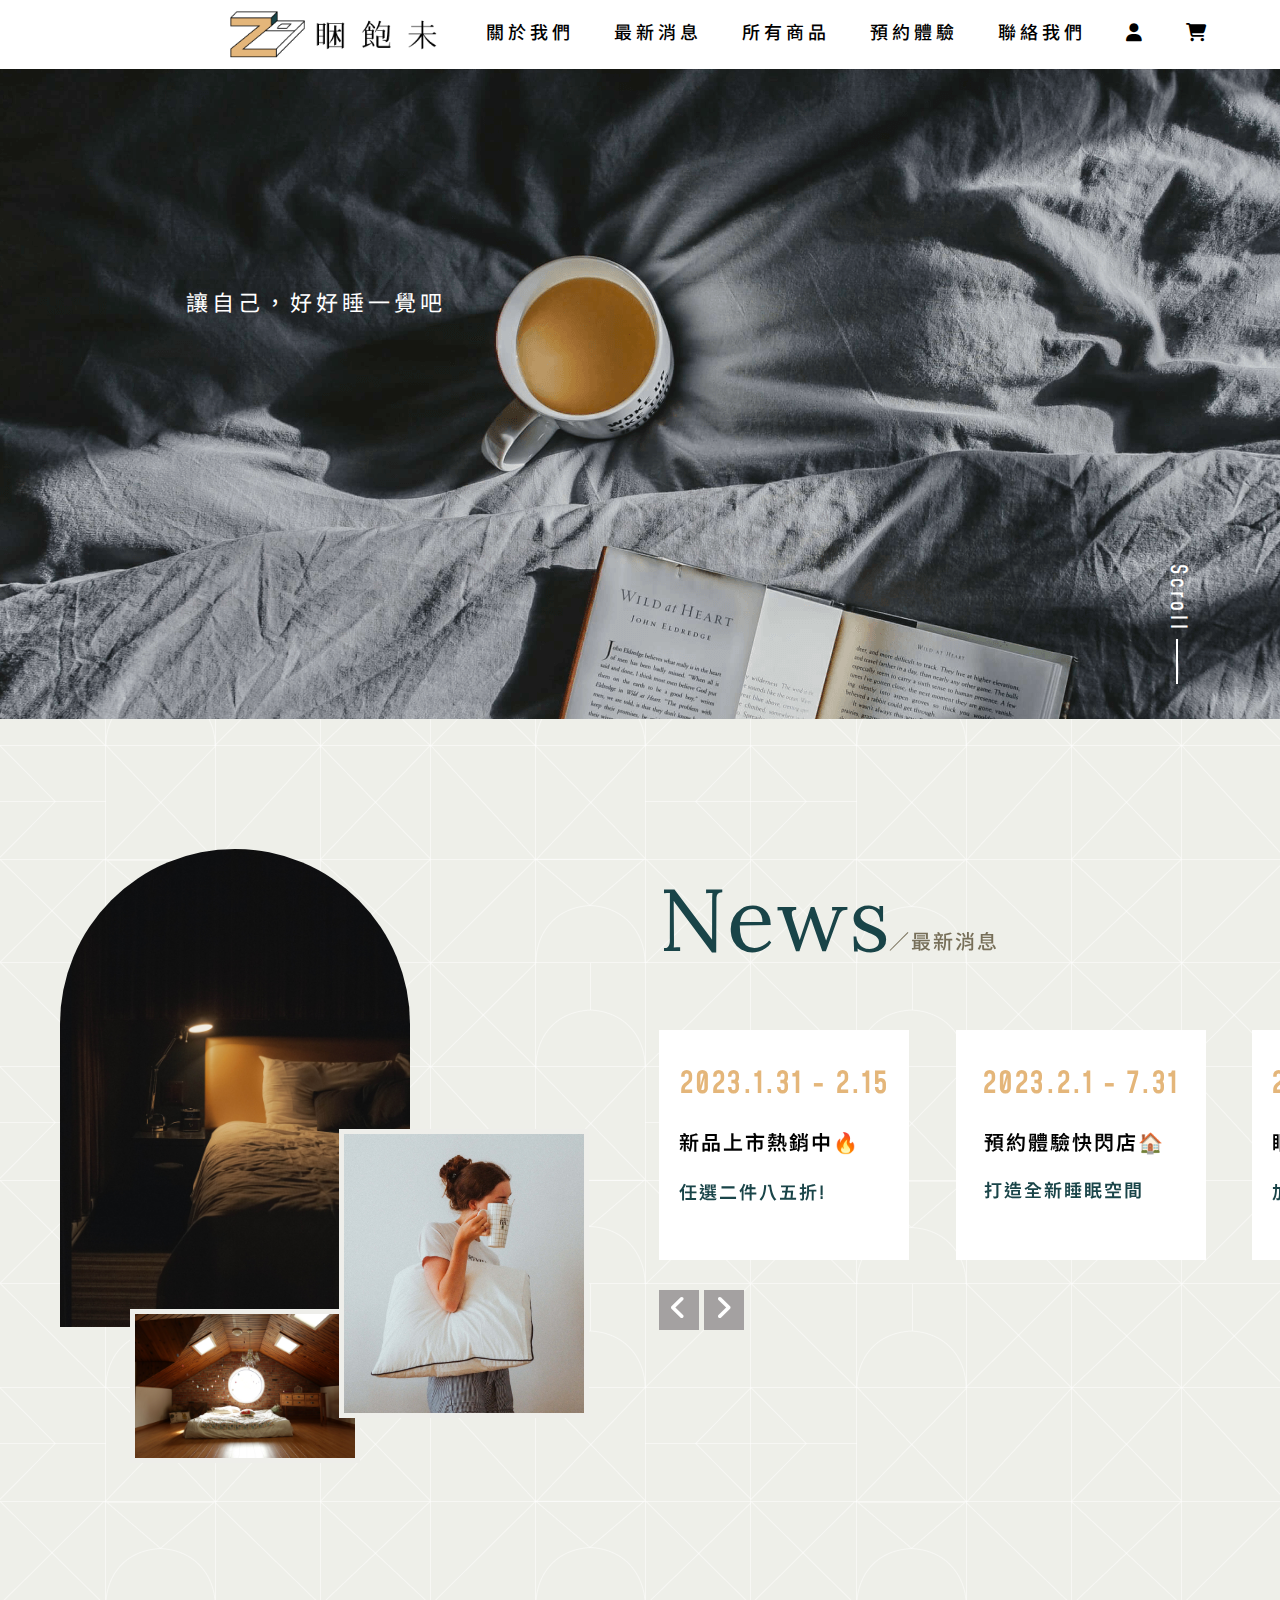
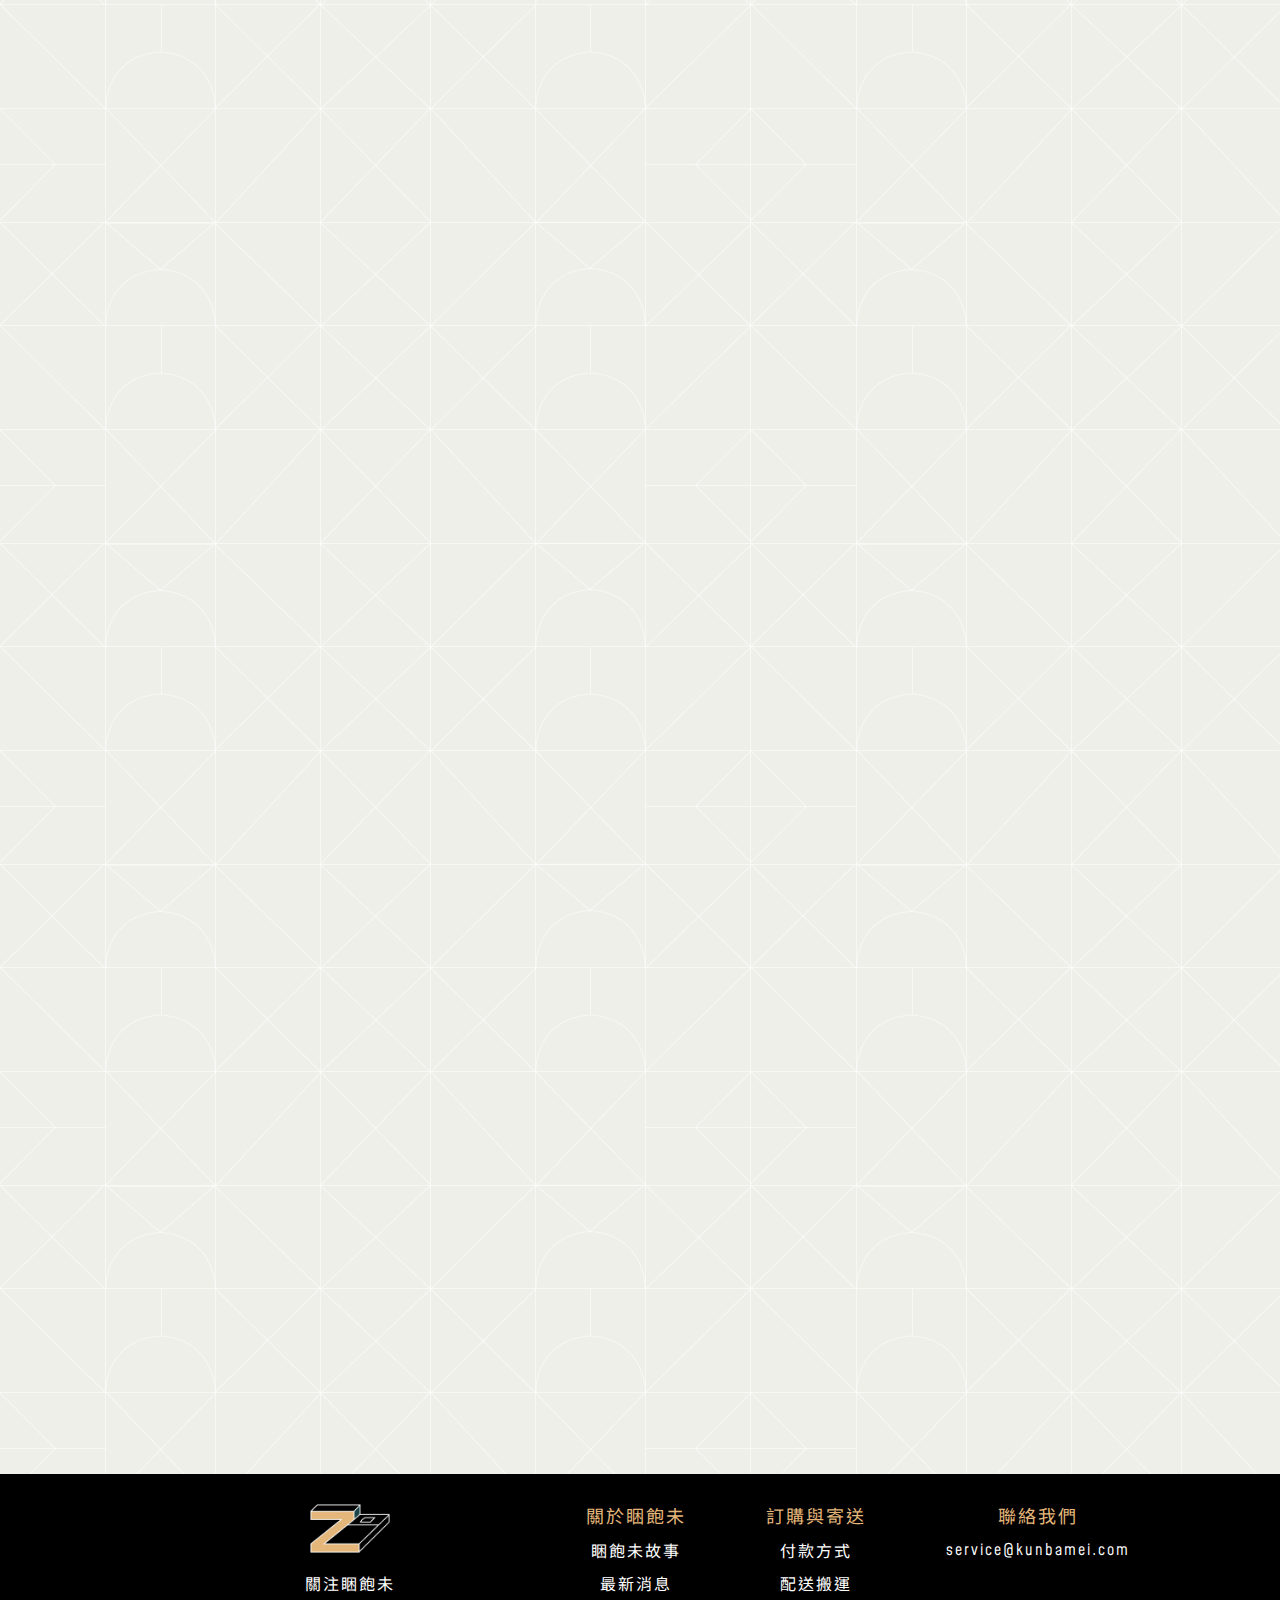
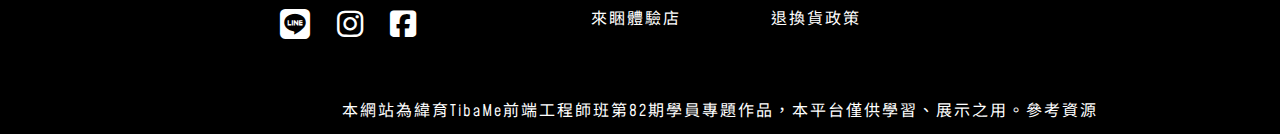
<file: index.html>
<!DOCTYPE html>
<html lang="en">
<head>
    <meta charset="UTF-8">
    <meta http-equiv="X-UA-Compatible" content="IE=edge">
    <meta name="viewport" content="width=device-width, initial-scale=1.0">
    <link rel="stylesheet" href="css/all.css">
    <!-- FontAwesome CDN -->
	<link rel="stylesheet" href="https://cdnjs.cloudflare.com/ajax/libs/font-awesome/6.2.1/css/all.min.css">
    <link rel="stylesheet" href="css/swiper-bundle.min.css">
    <link href="https://unpkg.com/aos@2.3.1/dist/aos.css" rel="stylesheet">
    <link rel="stylesheet" href="css/index.css">
    <title>睏飽未</title>
</head>
<body>
    <!-- wrapper -->
    <div class="wrapper">

        <!-- header -->
        <header>
            <div class="header_wrap">

                <!-- hamburger -->
                <input class="menu-btn" type="checkbox" id="menu-btn" />
                <label class="menu-icon" for="menu-btn"><div class="navicon"></div></label>
                
                <!-- logo -->
                <div class="logo_header">
                    <a href="index.html" title="睏飽未">
                        <img src="img/header&footer/logo_black.png" alt="">
                    </a>
                </div>
                <!-- logo end-->

                <!-- nav -->
                <nav>
                    <ul class="menu">
                        <li>
                            <a href="about_r1.html" class="counter">關於我們</a>
                        </li>
                        <li>
                            <a href="news.html" class="counter">最新消息</a>
                        </li>
                        <li class="products_menu">
                            <a href="products.html" class="counter">所有商品</a>
                            <ol>
                                <li><a href="#">躺的<i class="fa-solid fa-angle-right"></i></a></li>
                                <li><a href="#">穿的<i class="fa-solid fa-angle-right"></i></a></li>
                                <li><a href="#">用的<i class="fa-solid fa-angle-right"></i></a></li>
                            </ol>
                            <span style="border-right: 1px solid #fff;"><a href="#">躺的</a></span> 
                            <span style="border-right: 1px solid #fff;"><a href="#">穿的</a></span> 
                            <span><a href="#">用的</a></span>

                        </li>
                        <li>
                            <a href="reservation.html" class="counter">預約體驗</a>
                        </li>
                        <li>
                            <a href="#" class="btn_modal counter">聯絡我們</a>
                        </li>
                        <li>
                            <a href="member_login.html" id="user_icon">
                                <i class="fa-solid fa-user"></i>
                            </a>
                        </li>
                        <li>
                            <a href="">
                                <i class="fa-solid fa-cart-shopping"></i>
                            </a>
                        </li>

                    </ul>
                </nav>
                <!-- nav end -->

                <!-- 保留RWD用 -->
                
                <div class="rwd_icon">
                    <a href="member_login.html" id="user_icon_rwd">
                        <i class="fa-solid fa-user"></i>
                    </a>
                </div>
                <div class="rwd_icon">
                    <a href="">
                        <i class="fa-solid fa-cart-shopping"></i>
                    </a>
                </div>

            </div>

        </header>
        <!-- header end -->

        <!-- bannerArea -->
        <div class="banner">

            <picture>
                <source srcset="img/index/banner_small.png" media="(max-width: 428px)">
                <img src="img/index/banner.png" alt="">
            </picture>
            <!-- <img src="img/index/banner.png" alt=""> -->
            <p>讓自己，好好睡一覺吧</p>
            <div class="scroll_down"><a href="#main"> Scroll<span></span></div></a> 

        </div>
        <!-- bannerArea end -->

        <!-- main_area -->
        <main id="main">

            <!-- news_area -->

            <div class="news_area">

                <div class="newsimg" data-aos="fade-up" data-aos-duration="2000">

                    <img src="img/index/news_1.jpg" alt="" class="img_bottom">
                    <img src="img/index/news_2.jpg" alt="" class="img_center">
                    <img src="img/index/news_3.jpg" alt="" class="img_top">

                </div>

                
                <div class="news_right" data-aos="fade-up" data-aos-duration="2000">
                
                    <h1 >News</h1>
                    <h2>／最新消息</h2>
                    <div class="swiper">
                        <div class="swiper-wrapper">
                            <div class="swiper-slide" data-swiper-autoplay="5000">
                                <ul>
                                    <li>
                                        <a href="news.html">
                                            <h3>2023.1.31 - 2.15</h3>
                                            <p class="main">新品上市熱銷中🔥</p>
                                            <p class="other">任選二件八五折!</p>
                                        </a>
                                    </li>
                                </ul>
                            </div>  

                            <div class="swiper-slide" data-swiper-autoplay="5000">
                                <ul>
                                    <li>
                                        <a href="news.html">
                                            <h3>2023.2.1 - 7.31</h3>
                                            <p class="second">預約體驗快閃店🏠</p>
                                            <p class="second_other">打造全新睡眠空間</p>
                                        </a>
                                    </li>
                                </ul>                                                        
                            </div>  

                            <div class="swiper-slide" data-swiper-autoplay="5000">
                                <ul>
                                    <li>
                                        <a href="news.html">
                                            <h3>2023.1.31 - 3.31</h3>
                                            <p class="main">睏會員專屬優惠🙋‍♀️🙋‍♂️</p>
                                            <p class="other">加入會員，一起享優惠。</p>
                                        </a>
                                    </li>
                                </ul>
                            </div>  

                            <div class="swiper-slide" data-swiper-autoplay="5000">
                                <ul>
                                    <li>
                                        <a href="news.html">
                                            <h3>2023.2.1 - 2.28</h3>
                                            <p class="second"> 抽獎送你住飯店🎊</p>
                                            <p class="second_other">有機會得大獎!</p>
                                        </a>
                                    </li>
                                </ul>
                            </div>  

                            <div class="swiper-slide" data-swiper-autoplay="5000">
                                <ul>
                                    <li>
                                        <a href="news.html">
                                            <h3>2023.1.31 - 2.15</h3>
                                            <p class="main">新品上市熱銷中🔥</p>
                                            <p class="other">任選二件八五折!</p>
                                        </a>
                                    </li>  
                                </ul>              
                            </div>  

                            <div class="swiper-slide" data-swiper-autoplay="5000">
                                <ul>
                                    <li>
                                        <a href="news.html">
                                            <h3>2023.2.1 - 7.31</h3>
                                            <p class="second">預約體驗快閃店🏠</p>
                                            <p class="second_other">打造全新睡眠空間</p>
                                        </a>
                                    </li>
                                </ul>
                            </div>  

                            <div class="swiper-slide" data-swiper-autoplay="5000">
                                <ul>
                                    <li>
                                        <a href="news.html">
                                            <h3>2023.1.31 - 3.31</h3>
                                            <p class="main">睏會員專屬優惠🙋‍♀️🙋‍♂️</p>
                                            <p class="other">加入會員，一起享優惠。</p>
                                        </a>
                                    </li>
                                </ul>
                            </div>

                        </div>

        
                        <div class="arrow_button">
                            <div class="arrow_button_next"><i class="fa-solid fa-angle-left"></i></div>
                            <div class="arrow_button_prev"><i class="fa-solid fa-angle-right"></i></div>
                        </div>

                    </div>

                </div>
                
            </div>
            <!-- news_area end-->

            <!-- about_area -->

            <div class="about_area" data-aos="fade-up" data-aos-duration="2000">

                <div class="about_wrapper">
                    <div class="about_left">

                        <h1>About</h1>
                        <h2>／關於我們</h2>
                        <img src="img/index/about.jpg" alt="" data-aos="fade-right" data-aos-duration="2000">

                    </div>
                    <div class="about_right" data-aos="fade-up"  data-aos-duration="2000">

                        <div class="top"></div>
                        <p>
                        闆娘備受失眠之苦，於是創立睏飽未<br>
                        解決失眠者的煩惱，讓您越睡愈好睡
                        </p>
                        <div class="bottom"></div>

                        <button class="view_about" style="vertical-align:middle"><a href="about_r1.html"><span> VIEW MORE </span></a></button>

                    </div>
                </div>
            </div>
            <!-- about_area end-->

            <!-- bestsell_area -->

            <div class="bestsell_area" data-aos="fade-up" data-aos-duration="2000">

                <div class="top_block">
                    <h1>Bestsellers</h1>
                    <h2>／熱門商品</h2>
                </div>

                <ul>
                    <li>
                        <a href="product_detail.html">
                            <div class="img">
                                <img src="img/index/product1.png" alt="">
                            </div>
                            <h3>科技款好睏床墊</h3>
                            <p>NT$35,000</p>
                        </a>
                    </li>
                    <li>
                        <a href="product_detail.html">
                            <div class="img">
                                <img src="img/index/product2.png" alt="">
                            </div>
                            <h3>睏衣(春秋款)</h3>
                            <p>NT$799</p>
                        </a>
                    </li>
                    <li>
                        <a href="product_detail.html">
                            <div class="img">
                                <img src="img/index/product3.png" alt="">
                            </div>
                            <h3>好睏擴香</h3>
                            <p>NT$599</p>
                        </a>
                    </li>
                </ul>

                <button class="view_bestsell" style="vertical-align:middle"><a href="products.html"><span> VIEW MORE </span></a></button>

            </div>
            <!-- bestsell_area end-->

        </main>
        <!-- main_area end-->

        <!-- contact -->
        <div id="contactbox" class="none">
            <article>
                <form action="">
                    <h1>聯絡我們</h1>
                    <h2>謝謝您的主動聯絡，請留下要諮詢的問題，我們會用以下資訊進行回覆。</h2>
                    <input type="email" placeholder="輸入你的電子信箱"><br>
                    <textarea name="" id="" cols="30" rows="10" placeholder="輸入你的訊息。若是詢問店內特定商品，請留下商品名稱，也歡迎你留下電子信箱以外的聯絡方式，謝謝!"></textarea>
                    <button type="submit" class="btn_modal_close">發送</button>
                </form>
            </article>
        </div>
        <!-- contact end-->

        <!-- footer -->
        <footer>
            <div class="logo_footer">

                <a href="index.html" title="睏飽未">
                    <img src="img/header&footer/logo_white_old.png" alt="">
                </a>

                <p>關注睏飽未</p>
                <i class="fa-brands fa-line"></i>
                <i class="fa-brands fa-instagram"></i>
                <i class="fa-brands fa-square-facebook"></i>

            </div>

            <ul class="right_block">
                <li>
                    <ul>
                        <li>關於睏飽未</li>
                        <li><a href="#">睏飽未故事</a></li>
                        <li><a href="#">最新消息</a></li>
                        <li><a href="#">來睏體驗店</a></li>
                    </ul>
                </li>
                <li>
                    <ul>
                        <li>訂購與寄送</li>
                        <li><a href="#">付款方式</a></li>
                        <li><a href="#">配送搬運</a></li>
                        <li><a href="#">退換貨政策</a></li>
                    </ul>
                </li>
                <li>
                    <ul>
                        <li>聯絡我們</li>
                        <li style="font-size: 16px; color: white;">service@kunbamei.com</li>
                    </ul>
                </li>
            </ul>

            <p class="tibame">本網站為緯育TibaMe前端工程師班第82期學員專題作品，本平台僅供學習、展示之用。<a href="https://taichung.hotelinitial.com/">參考資源</a></p>

        </footer>
        <!-- footer end-->

    </div>
    <!-- wrapper end -->

    <script src="https://unpkg.com/aos@2.3.1/dist/aos.js"></script>
    <script src="js/swiper-bundle.min.js"></script>
    <script src="js/index.js"></script>
    <script src="./js/jquery-3.6.3.js"></script>
    <script>
        AOS.init();

        //swiper
        let mySwiper = new Swiper ('.swiper', {
            loop: true, // 循環模式選項
            autoplay: true,
            slidesPerView: 3,
            navigation: {
                nextEl: ".arrow_button_next",
                prevEl: ".arrow_button_prev",
            },
            breakpoints: { 
                320: {  //當螢幕寬度大於等於320
                slidesPerView: 1,
                spaceBetween: 10
                },
                1280: {  //當螢幕寬度大於等於1280
                    slidesPerView: 3,
                    spaceBetween: 30
                }
            }
        }) 

    </script>

</body>
</html>
</file>
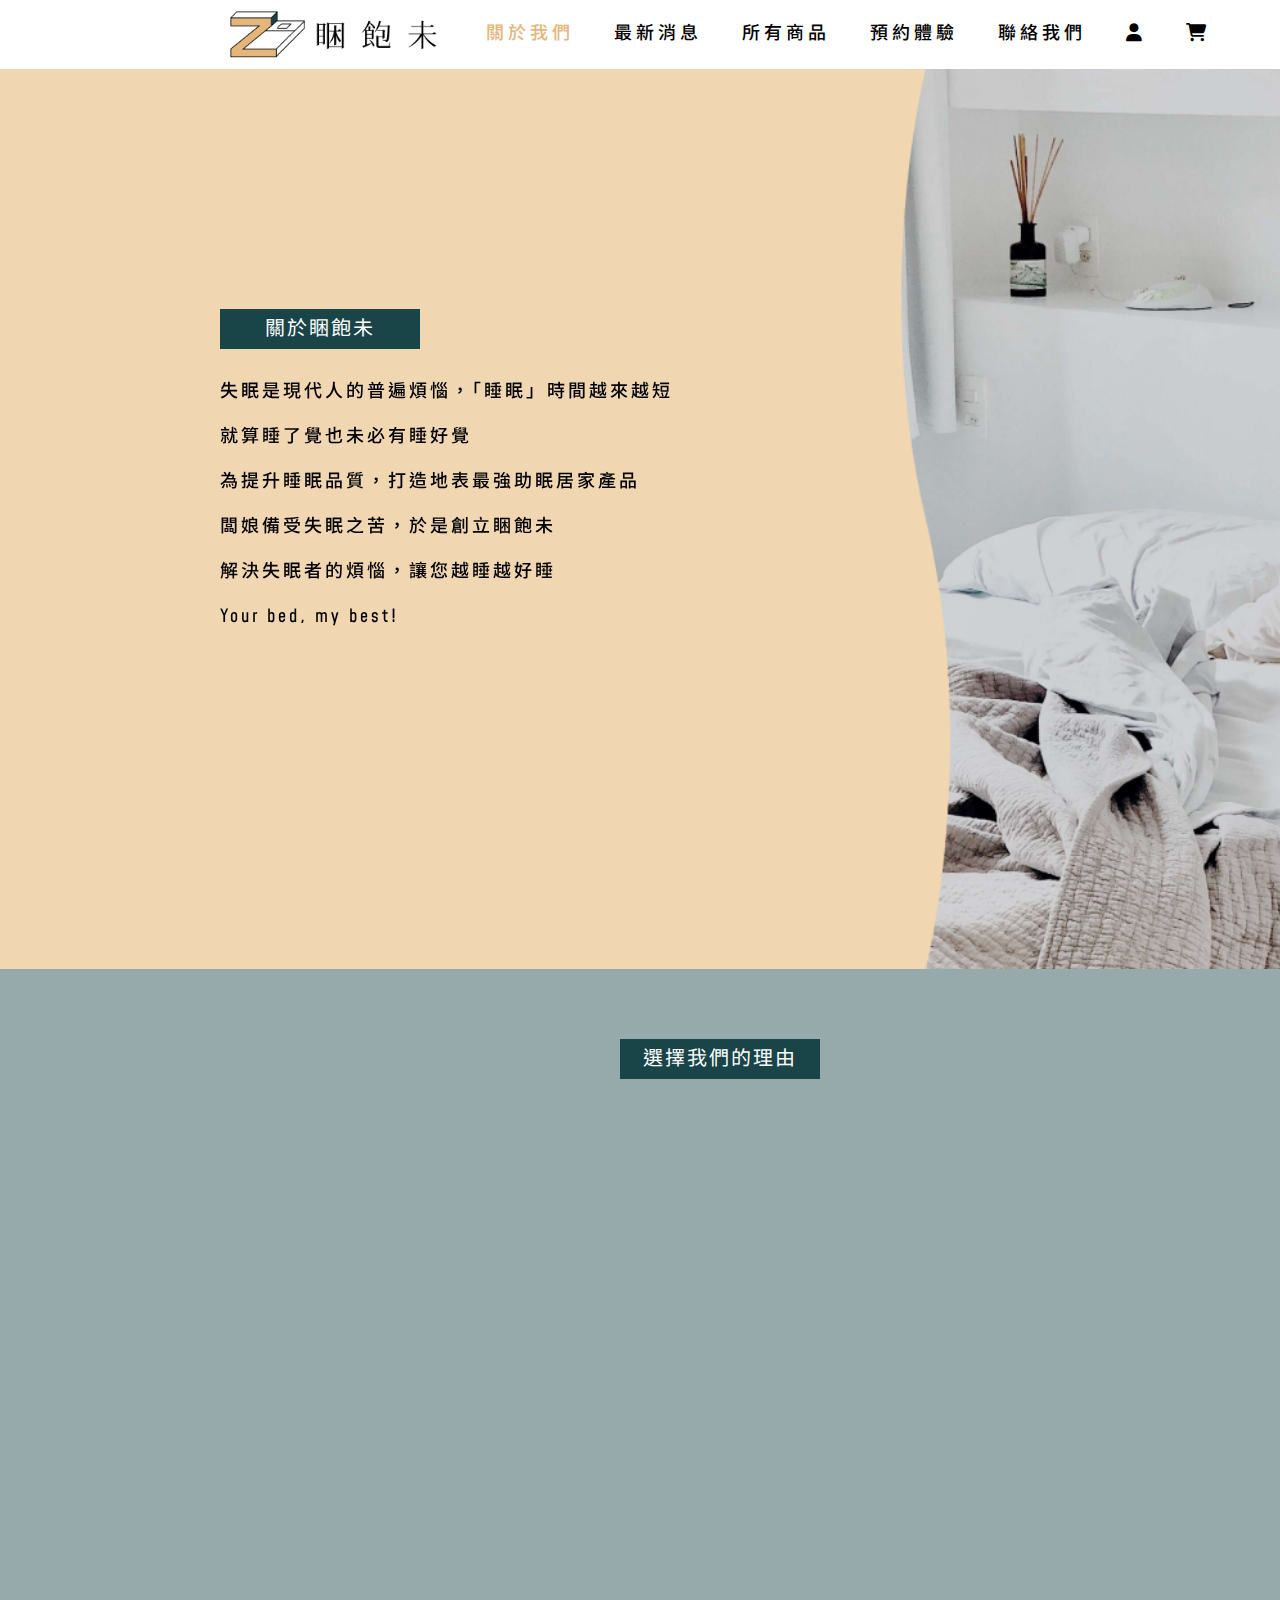
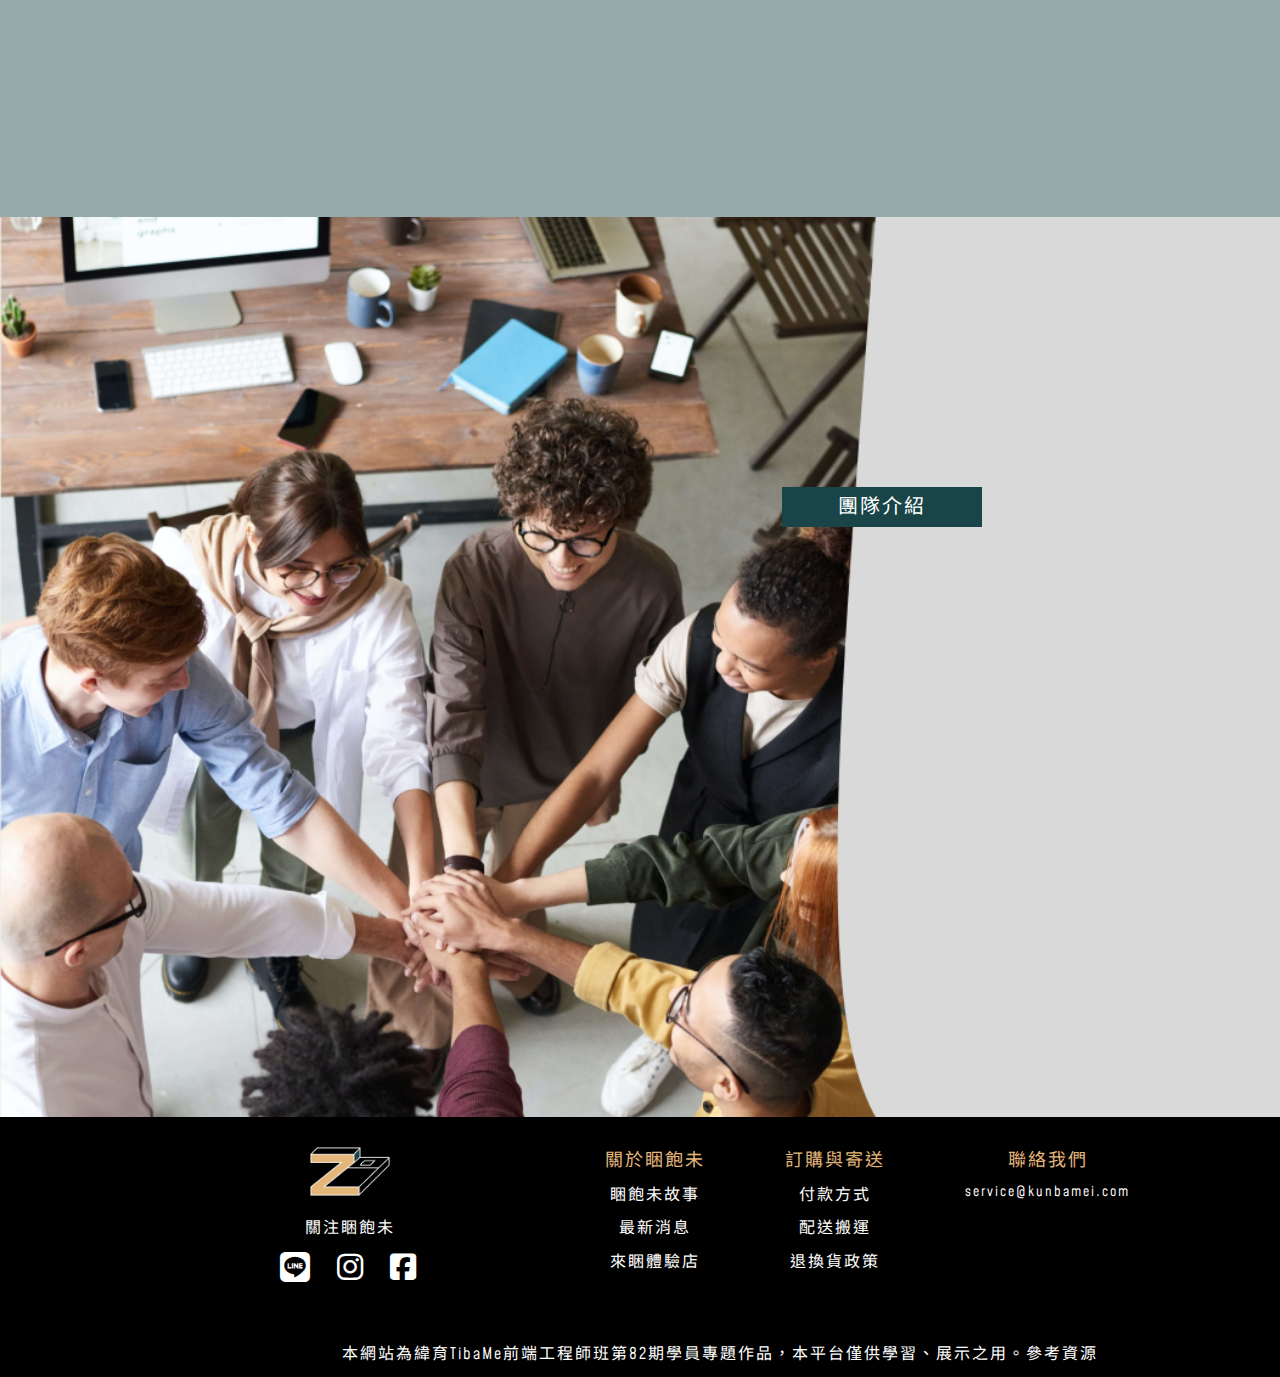
<file: about_r1.html>
<!DOCTYPE html>
<html lang="en">
<head>
    <meta charset="UTF-8">
    <meta http-equiv="X-UA-Compatible" content="IE=edge">
    <meta name="viewport" content="width=device-width, initial-scale=1.0">
    <link rel="stylesheet" href="css/all.css">
    <!-- FontAwesome CDN -->
	<link rel="stylesheet" href="https://cdnjs.cloudflare.com/ajax/libs/font-awesome/6.2.1/css/all.min.css">
    <link href="https://unpkg.com/aos@2.3.1/dist/aos.css" rel="stylesheet">
    <link rel="stylesheet" href="css/about_r1.css">
    <title>關於我們-睏飽未</title>
</head>
<body>
     <!-- wrapper -->
     <div class="wrapper">

       <!-- header -->
       <header>
        <div class="header_wrap">

            <!-- hamburger -->
            <input class="menu-btn" type="checkbox" id="menu-btn" />
            <label class="menu-icon" for="menu-btn"><div class="navicon"></div></label>
            
            <!-- logo -->
            <div class="logo_header">
                <a href="index.html" title="睏飽未">
                    <img src="img/header&footer/logo_black.png" alt="">
                </a>
            </div>
            <!-- logo end-->

            <!-- nav -->
            <nav>
                <ul class="menu">
                    <li>
                        <a href="about_r1.html" class="now_page counter">關於我們</a>
                    </li>
                    <li>
                        <a href="news.html"  class="counter">最新消息</a>
                    </li>
                    <li class="products_menu">
                        <a href="products.html"  class="counter">所有商品</a>
                        <ol>
                            <li><a href="#">躺的<i class="fa-solid fa-angle-right"></i></a></li>
                            <li><a href="#">穿的<i class="fa-solid fa-angle-right"></i></a></li>
                            <li><a href="#">用的<i class="fa-solid fa-angle-right"></i></a></li>
                        </ol>
                        <span style="border-right: 1px solid #fff;"><a href="#">躺的</a></span> 
                        <span style="border-right: 1px solid #fff;"><a href="#">穿的</a></span> 
                        <span><a href="#">用的</a></span>
                    </li>
                    <li>
                        <a href="reservation.html"  class="counter">預約體驗</a>
                    </li>
                    <li>
                        <a href="#" class="btn_modal counter">聯絡我們</a>
                    </li>
                    <li>
                        <a href="member_login.html" id="user_icon">
                            <i class="fa-solid fa-user"></i>
                        </a>
                    </li>
                    <li>
                        <a href="">
                            <i class="fa-solid fa-cart-shopping"></i>
                        </a>
                    </li>
                </ul>
            </nav>
            <!-- nav end -->

            <!-- 保留RWD用 -->
                
            <div class="rwd_icon">
                <a href="member_login.html" id="user_icon_rwd">
                    <i class="fa-solid fa-user"></i>
                </a>
            </div>
            <div class="rwd_icon">
                <a href="">
                    <i class="fa-solid fa-cart-shopping"></i>
                </a>
            </div>
            
         </div>

        </header>
        <!-- header end -->

        <div class="top">
    
            <h1>關於睏飽未</h1>
            <p data-aos="fade-up" data-aos-duration="2000">
                失眠是現代人的普遍煩惱，「睡眠」時間越來越短<br>

                就算睡了覺也未必有睡好覺<br>

                為提升睡眠品質，打造地表最強助眠居家產品<br>

                闆娘備受失眠之苦，於是創立睏飽未<br>

                解決失眠者的煩惱，讓您越睡越好睡<br>

                Your bed, my best!
            </p>

        </div>

        <section class="bottom">
            <div class="bottom_wrapper">
                <h2 >選擇我們的理由</h2>
                <ul>
                    <li data-aos="fade-up" data-aos-duration="2000">
                        <div class="img">
                        <img src="img/about/01.png" alt="">
                        </div>
                        <div class="number">
                            <h3>01</h3>
                            <h4>科技助眠</h4>
                        </div>
                        <p class="left">感受到壓力的床墊會釋放助眠因子。</p>
                    </li>
                    <li data-aos="fade-up" data-aos-duration="2000">
                        <div class="img">
                        <img src="img/about/02.jpg" alt="">
                        </div>
                        <div class="number">
                            <h3>02</h3>
                            <h4>小資最愛</h4>
                        </div>
                        <p class="center">睡飽重要，減免荷包壓力更重要。</p>
                    </li>
                    <li data-aos="fade-up" data-aos-duration="2000">
                        <div class="img">
                        <img src="img/about/03.jpg" alt="">
                        </div>
                        <div class="number">
                            <h3>03</h3>
                            <h4>免費配送</h4>
                        </div>
                        <p class="right">任選床墊一款，台灣地區免運。</p>
                    </li>
                </ul>
            </div>
        </section>

     
        <div class="team">

            <div class="team_wr">
                <h1>團隊介紹</h1>
                <p data-aos="fade-up" data-aos-duration="2000">
                    團隊人數：30人<br>
                    
                    團隊理念：睏飽未秉持誠信、品質、高效的原則<br>
                    
                    用創新贏得市場，以創意服務取得信譽<br>
                    
                    誠摯為客戶提供優良、快速的服務<br>
                    
                    我們的目標是打造成國內睡眠第一品牌並走向全世界
                </p>
            </div>

            <!-- <div class="team_h1">
                <h1>團隊介紹</h1>
            </div>

            <div class="team_p">
                <p>
                    團隊人數：12人<br>
                    
                    團隊理念：睏飽未秉持誠信、品質、高效的原則<br>
                    
                    用創新赢得市場，以創意服務取得信譽<br>
                    
                    誠摯為客戶提供優良、快速的服務<br>
                    
                    我們的目標是打造成國内睡眠第一品牌並走向全世界
                </p>
            </div> -->
            
            
        </div>

        <!-- contact -->
        <div id="contactbox" class="none">
            <article>
                <form action="">
                    <h1>聯絡我們</h1>
                    <h2>謝謝您的主動聯絡，請留下要諮詢的問題，我們會用以下資訊進行回覆。</h2>
                    <input type="email" placeholder="輸入你的電子信箱"><br>
                    <textarea name="" id="" cols="30" rows="10" placeholder="輸入你的訊息。若是詢問店內特定商品，請留下商品名稱，也歡迎你留下電子信箱以外的聯絡方式，謝謝!"></textarea>
                    <button type="submit" class="btn_modal_close">發送</button>
                </form>
            </article>
        </div>
        <!-- contact end-->

        <!-- footer -->
        <footer>
            <div class="logo_footer">

                <a href="index.html" title="睏飽未">
                    <img src="img/header&footer/logo_white_old.png" alt="">
                </a>

                <p>關注睏飽未</p>
                <i class="fa-brands fa-line"></i>
                <i class="fa-brands fa-instagram"></i>
                <i class="fa-brands fa-square-facebook"></i>

            </div>

            <ul class="right_block">
                <li>
                    <ul>
                        <li>關於睏飽未</li>
                        <li><a href="#">睏飽未故事</a></li>
                        <li><a href="#">最新消息</a></li>
                        <li><a href="#">來睏體驗店</a></li>
                    </ul>
                </li>
                <li>
                    <ul>
                        <li>訂購與寄送</li>
                        <li><a href="#">付款方式</a></li>
                        <li><a href="#">配送搬運</a></li>
                        <li><a href="#">退換貨政策</a></li>
                    </ul>
                </li>
                <li>
                    <ul>
                        <li>聯絡我們</li>
                        <li style="font-size: 14px; color: white;">service@kunbamei.com</li>
                    </ul>
                </li>
            </ul>

            <p class="tibame">本網站為緯育TibaMe前端工程師班第82期學員專題作品，本平台僅供學習、展示之用。<a href="https://taichung.hotelinitial.com/">參考資源</a></p>

        </footer>
        <!-- footer end-->

     </div>
     <!-- wrapper end-->
    
     <script src="https://unpkg.com/aos@2.3.1/dist/aos.js"></script>
     <script>
        AOS.init();

        //會員icon更換
        function userIcon_change() {
            const user_icon = document.querySelector('#user_icon')
            const user_icon_rwd = document.querySelector('#user_icon_rwd')
            const MemoryIcon = localStorage.getItem('MemoryIcon')
            let str = '<i class="fa-solid fa-user-check"></i>';

            user_icon.innerHTML = str;
            user_icon_rwd.innerHTML = str;

        }
        if(localStorage.getItem('MemoryIcon') == '<i class="fa-solid fa-user-check"></i>'){ //假設localstorage裡資料 正確才呼叫
        userIcon_change();
        }


        //menu顯示子選單
        let menu_btn = document.getElementById('menu-btn');
        menu_btn.addEventListener('click', function(){
            let products_menu = document.getElementsByClassName('products_menu')[0];
            // let all_product = products_menu.querySelector('a');
            products_menu.style.textAlign = 'center';

            let span_el = document.getElementsByTagName('span');
            for(let i = 0; i < span_el.length; i++){
                span_el[i].style.display = 'inline-block';
            }
        });

        //contact 彈窗
        let contactbox_el = document.getElementById("contactbox");
        let btn_modal = document.getElementsByClassName("btn_modal")[0];
        btn_modal.addEventListener("click", function(){
            contactbox_el.classList.remove("none");
        });
        let btn_modal_close = document.getElementsByClassName("btn_modal_close")[0];
        btn_modal_close.addEventListener("click", function(){
            confirm('發送成功');
            contactbox_el.classList.add("none");
        }); 
        contactbox_el.addEventListener("click", function(){
            this.classList.add("none");
        });
        // 點擊 contactbox 中的白色區域，不會關掉 modal
        contactbox_el.querySelector("article").addEventListener("click", function(e){
            e.stopPropagation();
        });
        
        
     </script>
</body>
</html>
</file>
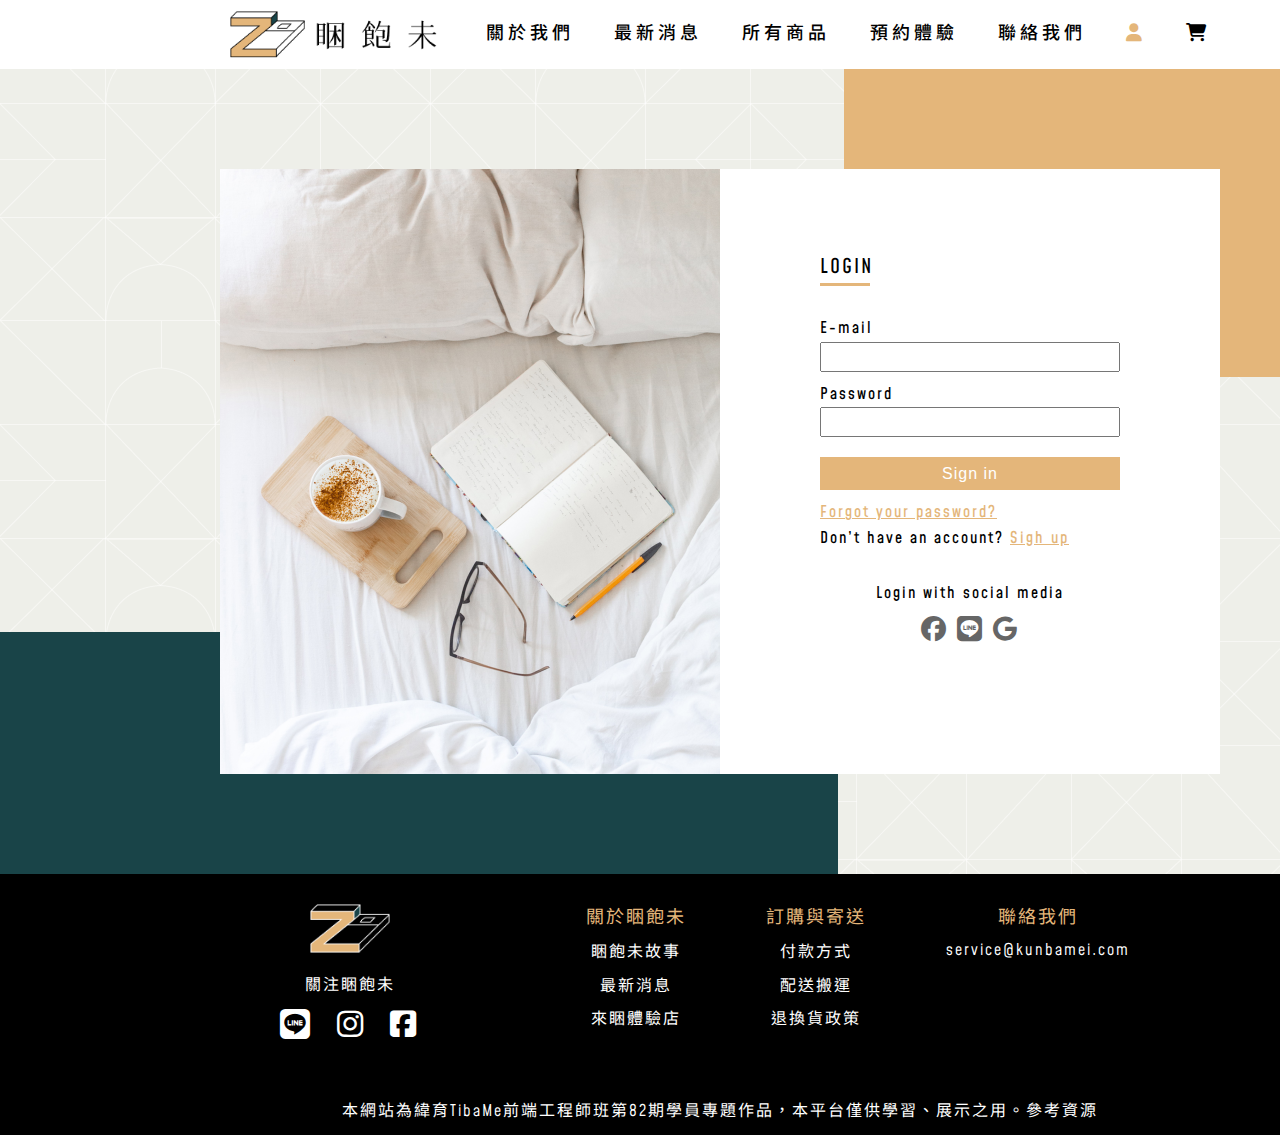
<file: member_login.html>
<!DOCTYPE html>
<html lang="en">
<head>
    <meta charset="UTF-8">
    <meta http-equiv="X-UA-Compatible" content="IE=edge">
    <meta name="viewport" content="width=device-width, initial-scale=1.0">
    <link rel="stylesheet" href="css/all.css">
    <!-- FontAwesome CDN -->
	<link rel="stylesheet" href="https://cdnjs.cloudflare.com/ajax/libs/font-awesome/6.2.1/css/all.min.css">
    <link rel="stylesheet" href="css/member_login.css">
    <title>會員登入-睏飽未</title>
</head>
<body>
    <!-- wrapper -->
    <div class="wrapper">

        <!-- header -->
        <header>
            <div class="header_wrap">

                <!-- hamburger -->
                <input class="menu-btn" type="checkbox" id="menu-btn" />
                <label class="menu-icon" for="menu-btn"><div class="navicon"></div></label>
                
                <!-- logo -->
                <div class="logo_header">
                    <a href="index.html" title="睏飽未">
                        <img src="img/header&footer/logo_black.png" alt="">
                    </a>
                </div>
                <!-- logo end-->

                <!-- nav -->
                <nav>
                    <ul class="menu">
                        <li>
                            <a href="about_r1.html" class="counter">關於我們</a>
                        </li>
                        <li>
                            <a href="news.html" class="counter">最新消息</a>
                        </li>
                        <li class="products_menu">
                            <a href="products.html" class="counter">所有商品</a>
                            <ol>
                                <li><a href="#">躺的<i class="fa-solid fa-angle-right"></i></a></li>
                                <li><a href="#">穿的<i class="fa-solid fa-angle-right"></i></a></li>
                                <li><a href="#">用的<i class="fa-solid fa-angle-right"></i></a></li>
                            </ol>
                            <span style="border-right: 1px solid #fff;"><a href="#">躺的</a></span> 
                            <span style="border-right: 1px solid #fff;"><a href="#">穿的</a></span> 
                            <span><a href="#">用的</a></span>
                        </li>
                        <li>
                            <a href="reservation.html" class="counter">預約體驗</a>
                        </li>
                        <li>
                            <a href="#" class="btn_modal counter">聯絡我們</a>
                        </li>
                        <li>
                            <a href="member_login.html" class="now_page" id="user_icon">
                                <i class="fa-solid fa-user"></i>
                            </a>
                        </li>
                        <li>
                            <a href="">
                                <i class="fa-solid fa-cart-shopping"></i>
                            </a>
                        </li>
                    </ul>
                </nav>
                <!-- nav end -->

                <!-- 保留RWD用 -->
                
                <div class="rwd_icon">
                    <a href="member_login.html" id="user_icon_rwd">
                        <i class="fa-solid fa-user"></i>
                    </a>
                </div>
                <div class="rwd_icon">
                    <a href="">
                        <i class="fa-solid fa-cart-shopping"></i>
                    </a>
                </div>
                
            </div>

        </header>
        <!-- header end -->

        <div class="login_wrapper">
            <div class="login">
                <div class="img">
                    <img src="img/member/login.png" alt="">
                </div>
                <div class="login_text">
                    <h1>LOGIN</h1>
                    <form action="products.html" method="#" id="the_form">
                        <label for="mail">E-mail</label><br>
                        <input type="email" id="mail"><br>
                        <div id="alert_block_em">此欄位必填</div>
                        <label for="password">Password</label><br>
                        <input type="password" id="password"><br>
                        <div id="alert_block_pw">此欄位必填</div>
                        <button type="submit">Sign in</button>
                    </form>
                    <a href="#">Forgot your password?</a>
                    <h2>Don’t have an account?</h2>
                    <a href="member_sighup.html" id="sighup">Sigh up</a>
                    <p>Login with social media</p>
                    <div class="icon">
                        <i class="fa-brands fa-facebook"></i>
                        <i class="fa-brands fa-line"></i>
                        <i class="fa-brands fa-google"></i>
                    </div>
                </div>
            </div>
        </div>

        <!-- contact -->
        <div id="contactbox" class="none">
            <article>
                <form action="">
                    <h1>聯絡我們</h1>
                    <h2>謝謝您的主動聯絡，請留下要諮詢的問題，我們會用以下資訊進行回覆。</h2>
                    <input type="email" placeholder="輸入你的電子信箱"><br>
                    <textarea name="" id="" cols="30" rows="10" placeholder="輸入你的訊息。若是詢問店內特定商品，請留下商品名稱，也歡迎你留下電子信箱以外的聯絡方式，謝謝!"></textarea>
                    <button type="submit" class="btn_modal_close">發送</button>
                </form>
            </article>
        </div>
        <!-- contact end-->

        <!-- footer -->
        <footer>
            <div class="logo_footer">

                <a href="index.html" title="睏飽未">
                    <img src="img/header&footer/logo_white_old.png" alt="">
                </a>

                <p>關注睏飽未</p>
                <i class="fa-brands fa-line"></i>
                <i class="fa-brands fa-instagram"></i>
                <i class="fa-brands fa-square-facebook"></i>

            </div>

            <ul class="right_block">
                <li>
                    <ul>
                        <li>關於睏飽未</li>
                        <li><a href="#">睏飽未故事</a></li>
                        <li><a href="#">最新消息</a></li>
                        <li><a href="#">來睏體驗店</a></li>
                    </ul>
                </li>
                <li>
                    <ul>
                        <li>訂購與寄送</li>
                        <li><a href="#">付款方式</a></li>
                        <li><a href="#">配送搬運</a></li>
                        <li><a href="#">退換貨政策</a></li>
                    </ul>
                </li>
                <li>
                    <ul>
                        <li>聯絡我們</li>
                        <li style="font-size: 16px; color: white;">service@kunbamei.com</li>
                    </ul>
                </li>
            </ul>

            <p class="tibame">本網站為緯育TibaMe前端工程師班第82期學員專題作品，本平台僅供學習、展示之用。<a href="https://taichung.hotelinitial.com/">參考資源</a></p>

        </footer>
        <!-- footer end-->

    </div>
    <!-- wrapper end-->
    

    <script src="js/is.min.js"></script>
    <script src="js/member_login.js"></script>
    
</body>
</html>
</file>
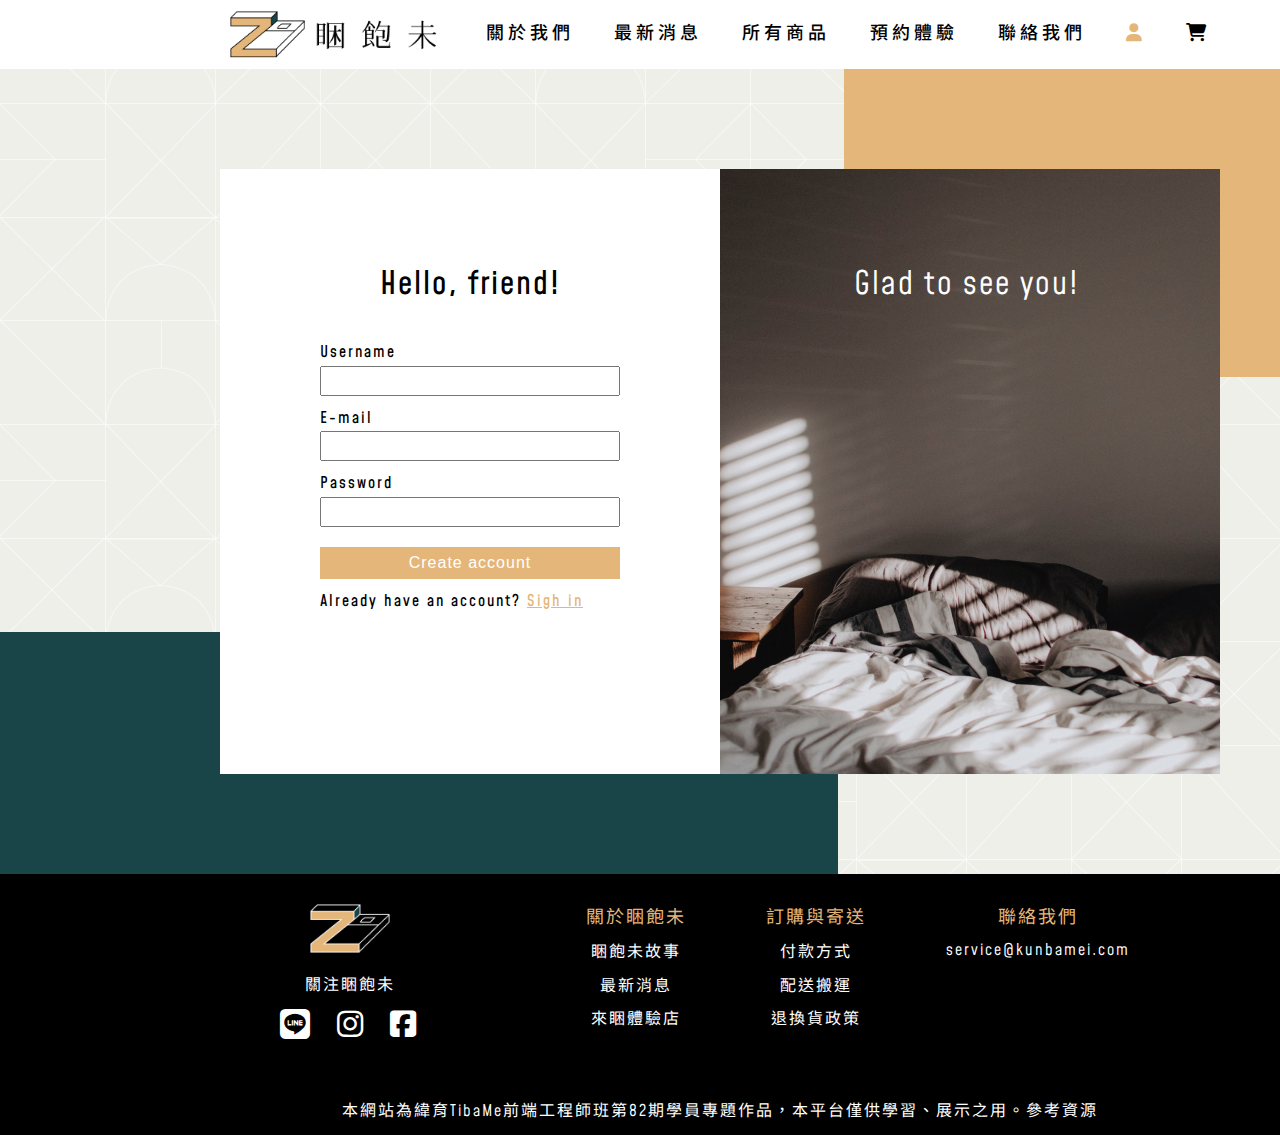
<file: member_sighup.html>
<!DOCTYPE html>
<html lang="en">
<head>
    <meta charset="UTF-8">
    <meta http-equiv="X-UA-Compatible" content="IE=edge">
    <meta name="viewport" content="width=device-width, initial-scale=1.0">
    <link rel="stylesheet" href="css/all.css">
    <!-- FontAwesome CDN -->
	<link rel="stylesheet" href="https://cdnjs.cloudflare.com/ajax/libs/font-awesome/6.2.1/css/all.min.css">
    <link rel="stylesheet" href="css/member_sighup.css">
    <title>會員註冊-睏飽未</title>
</head>
<body>

    <!-- wrapper -->
    <div class="wrapper">

        <!-- header -->
        <header>
            <div class="header_wrap">

                <!-- hamburger -->
                <input class="menu-btn" type="checkbox" id="menu-btn" />
                <label class="menu-icon" for="menu-btn"><div class="navicon"></div></label>
                
                <!-- logo -->
                <div class="logo_header">
                    <a href="index.html" title="睏飽未">
                        <img src="img/header&footer/logo_black.png" alt="">
                    </a>
                </div>
                <!-- logo end-->

                <!-- nav -->
                <nav>
                    <ul class="menu">
                        <li>
                            <a href="about_r1.html" class="counter">關於我們</a>
                        </li>
                        <li>
                            <a href="news.html" class="counter">最新消息</a>
                        </li>
                        <li class="products_menu">
                            <a href="products.html" class="counter">所有商品</a>
                            <ol>
                                <li><a href="#">躺的<i class="fa-solid fa-angle-right"></i></a></li>
                                <li><a href="#">穿的<i class="fa-solid fa-angle-right"></i></a></li>
                                <li><a href="#">用的<i class="fa-solid fa-angle-right"></i></a></li>
                            </ol>
                            <span style="border-right: 1px solid #fff;"><a href="#">躺的</a></span> 
                            <span style="border-right: 1px solid #fff;"><a href="#">穿的</a></span> 
                            <span><a href="#">用的</a></span>
                        </li>
                        <li>
                            <a href="reservation.html" class="counter">預約體驗</a>
                        </li>
                        <li>
                            <a href="#" class="btn_modal counter">聯絡我們</a>
                        </li>
                        <li>
                            <a href="member_login.html"  class="now_page">
                                <i class="fa-solid fa-user"></i>
                            </a>
                        </li>
                        <li>
                            <a href="">
                                <i class="fa-solid fa-cart-shopping"></i>
                            </a>
                        </li>
                    </ul>
                </nav>
                <!-- nav end -->

                <!-- 保留RWD用 -->
                
                <div class="rwd_icon">
                    <a href="member_login.html">
                        <i class="fa-solid fa-user"></i>
                    </a>
                </div>
                <div class="rwd_icon">
                    <a href="">
                        <i class="fa-solid fa-cart-shopping"></i>
                    </a>
                </div>
                
            </div>

        </header>
        <!-- header end -->

        <div class="sighup_wrapper">
            <div class="sighup">
                <div class="sighup_text">
                    <h1>Hello, friend!</h1>
                    <form action="member_login.html" method="#" id="the_form">
                        <label for="name">Username</label><br>
                        <input type="text" id="name"><br>
                        <div id="alert_block_nm">此欄位必填</div>

                        <label for="mail">E-mail</label><br>
                        <input type="email" id="mail"><br>
                        <div id="alert_block_em">此欄位必填</div>

                        <label for="password">Password</label><br>
                        <input type="password" id="password"><br>
                        <div id="alert_block_pw">此欄位必填</div>

                        <button type="submit">Create account</button>
                    </form>
                    <h2>Already have an account?</h2>
                    <a href="member_login.html">Sigh in</a>
                </div>

                <div class="img">
                    <h1>Glad to see you!</h1>
                    <img src="img/member/sighup.png" alt="">
                </div>
            </div>
        </div>

        <!-- contact -->
        <div id="contactbox" class="none">
            <article>
                <form action="">
                    <h1>聯絡我們</h1>
                    <h2>謝謝您的主動聯絡，請留下要諮詢的問題，我們會用以下資訊進行回覆。</h2>
                    <input type="email" placeholder="輸入你的電子信箱"><br>
                    <textarea name="" id="" cols="30" rows="10" placeholder="輸入你的訊息。若是詢問店內特定商品，請留下商品名稱，也歡迎你留下電子信箱以外的聯絡方式，謝謝!"></textarea>
                    <button type="submit" class="btn_modal_close">發送</button>
                </form>
            </article>
        </div>
        <!-- contact end-->


        <!-- footer -->
        <footer>
            <div class="logo_footer">

                <a href="index.html" title="睏飽未">
                    <img src="img/header&footer/logo_white_old.png" alt="">
                </a>

                <p>關注睏飽未</p>
                <i class="fa-brands fa-line"></i>
                <i class="fa-brands fa-instagram"></i>
                <i class="fa-brands fa-square-facebook"></i>

            </div>

            <ul class="right_block">
                <li>
                    <ul>
                        <li>關於睏飽未</li>
                        <li><a href="#">睏飽未故事</a></li>
                        <li><a href="#">最新消息</a></li>
                        <li><a href="#">來睏體驗店</a></li>
                    </ul>
                </li>
                <li>
                    <ul>
                        <li>訂購與寄送</li>
                        <li><a href="#">付款方式</a></li>
                        <li><a href="#">配送搬運</a></li>
                        <li><a href="#">退換貨政策</a></li>
                    </ul>
                </li>
                <li>
                    <ul>
                        <li>聯絡我們</li>
                        <li style="font-size: 16px; color: white;">service@kunbamei.com</li>
                    </ul>
                </li>
            </ul>

            <p class="tibame">本網站為緯育TibaMe前端工程師班第82期學員專題作品，本平台僅供學習、展示之用。<a href="https://taichung.hotelinitial.com/">參考資源</a></p>

        </footer>
        <!-- footer end-->

    </div>
    <!-- wrapper end-->
    
    <script src="js/is.min.js"></script>
    <script src="js/member_sighup.js"></script>

    
</body>
</html>
</file>
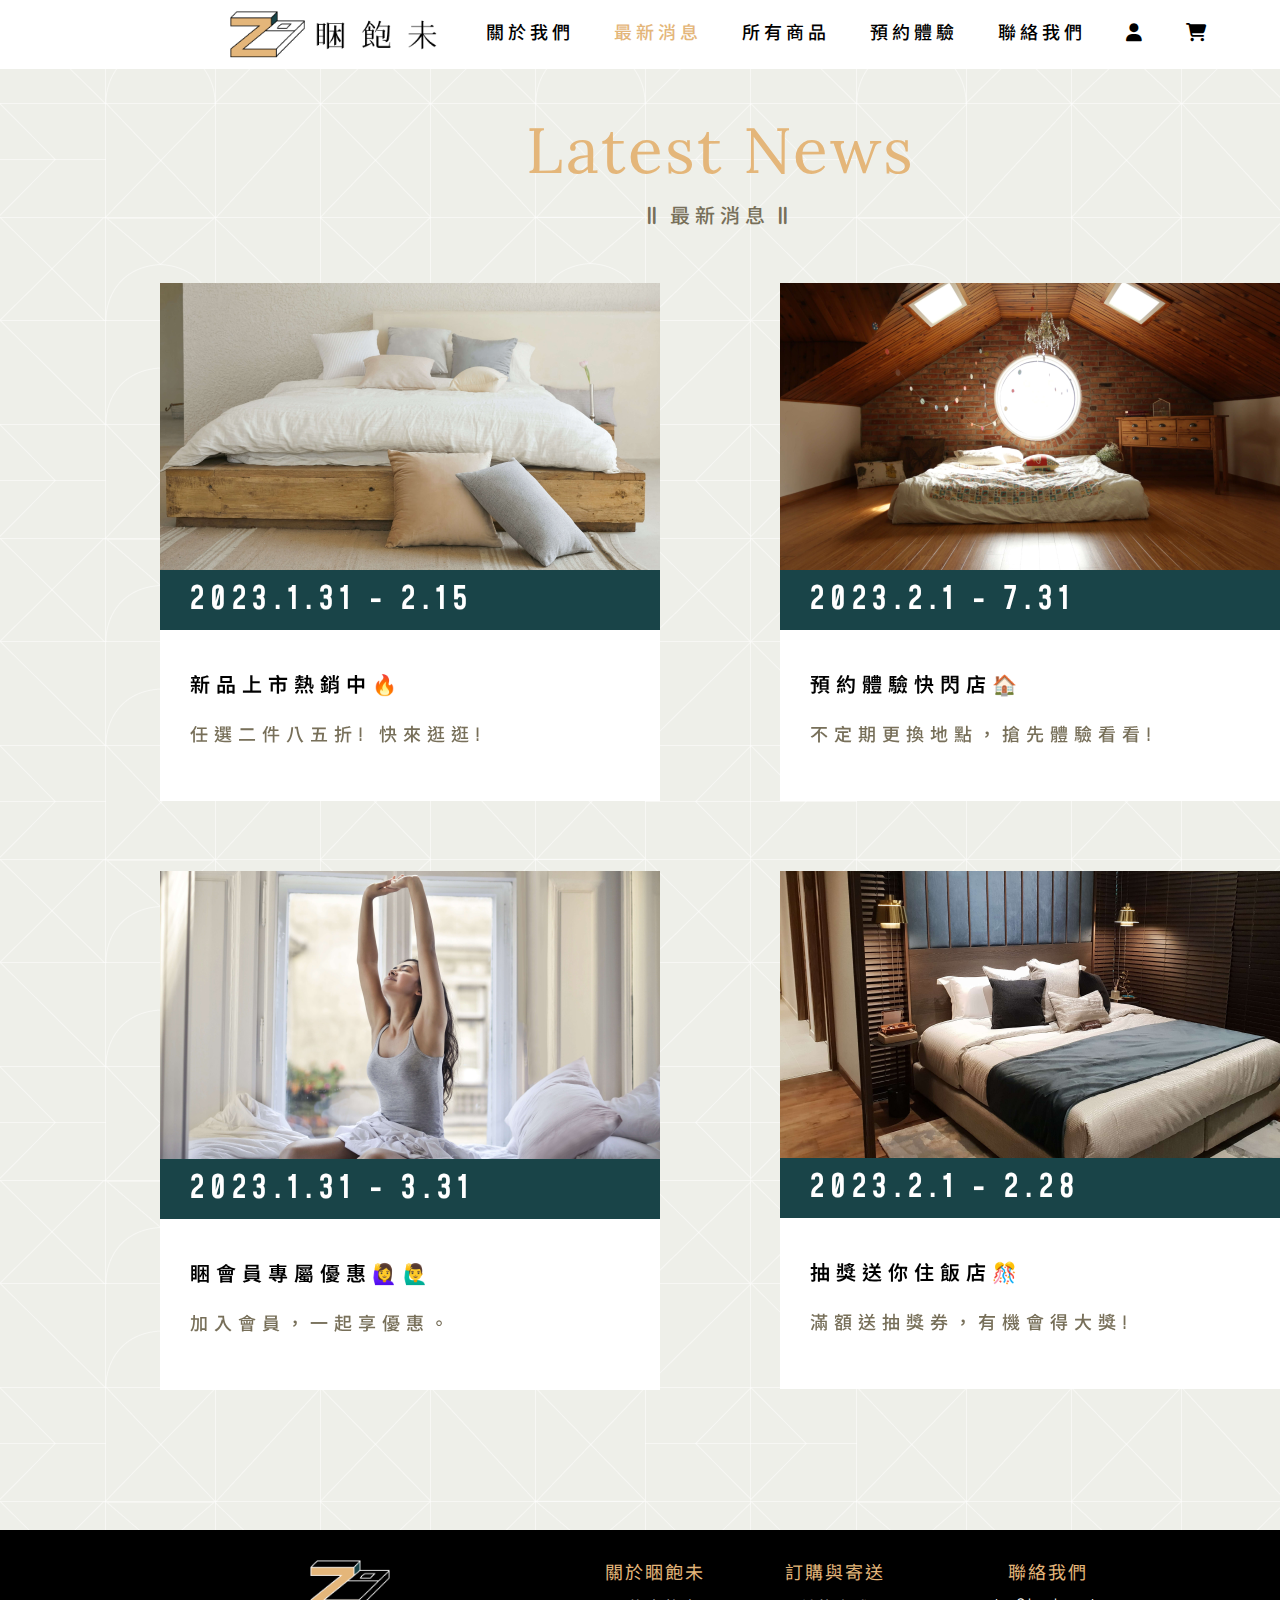
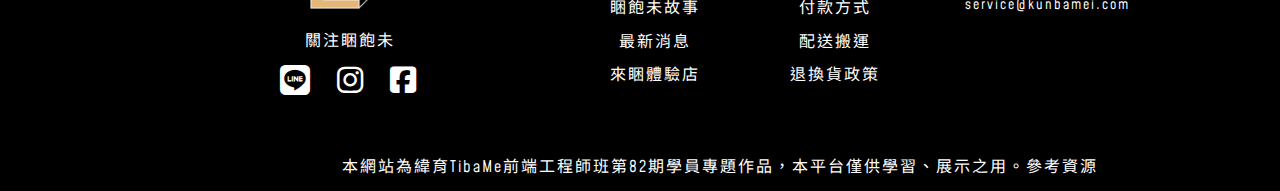
<file: news.html>
<!DOCTYPE html>
<html lang="en">
<head>
    <meta charset="UTF-8">
    <meta http-equiv="X-UA-Compatible" content="IE=edge">
    <meta name="viewport" content="width=device-width, initial-scale=1.0">
    <link rel="stylesheet" href="css/all.css">
    <!-- FontAwesome CDN -->
	<link rel="stylesheet" href="https://cdnjs.cloudflare.com/ajax/libs/font-awesome/6.2.1/css/all.min.css">
    <link href="https://unpkg.com/aos@2.3.1/dist/aos.css" rel="stylesheet">
    <link rel="stylesheet" href="css/news.css">
    <title>最新消息-睏飽未</title>
</head>
<body>
    <!-- wrapper -->
    <div class="wrapper">

        <!-- header -->
        <header>
            <div class="header_wrap">

                <!-- hamburger -->
                <input class="menu-btn" type="checkbox" id="menu-btn" />
                <label class="menu-icon" for="menu-btn"><div class="navicon"></div></label>
                
                <!-- logo -->
                <div class="logo_header">
                    <a href="index.html" title="睏飽未">
                        <img src="img/header&footer/logo_black.png" alt="">
                    </a>
                </div>
                <!-- logo end-->

                <!-- nav -->
                <nav>
                    <ul class="menu">
                        <li>
                            <a href="about_r1.html" class="counter">關於我們</a>
                        </li>
                        <li>
                            <a href="news.html" class="now_page counter">最新消息</a>
                        </li>
                        <li class="products_menu">
                            <a href="products.html" class="counter">所有商品</a>
                            <ol>
                                <li><a href="#">躺的<i class="fa-solid fa-angle-right"></i></a></li>
                                <li><a href="#">穿的<i class="fa-solid fa-angle-right"></i></a></li>
                                <li><a href="#">用的<i class="fa-solid fa-angle-right"></i></a></li>
                            </ol>
                            <span style="border-right: 1px solid #fff;"><a href="#">躺的</a></span> 
                            <span style="border-right: 1px solid #fff;"><a href="#">穿的</a></span> 
                            <span><a href="#">用的</a></span>
                        </li>
                        <li>
                            <a href="reservation.html" class="counter">預約體驗</a>
                        </li>
                        <li>
                            <a href="#" class="btn_modal counter">聯絡我們</a>
                        </li>
                        <li>
                            <a href="member_login.html" id="user_icon">
                                <i class="fa-solid fa-user"></i>
                            </a>
                        </li>
                        <li>
                            <a href="">
                                <i class="fa-solid fa-cart-shopping"></i>
                            </a>
                        </li>
                    </ul>
                </nav>
                <!-- nav end -->

                <!-- 保留RWD用 -->
                
                <div class="rwd_icon">
                    <a href="member_login.html" id="user_icon_rwd">
                        <i class="fa-solid fa-user"></i>
                    </a>
                </div>
                <div class="rwd_icon">
                    <a href="">
                        <i class="fa-solid fa-cart-shopping"></i>
                    </a>
                </div>

            </div>

        </header>
        <!-- header end -->

        <!-- title -->
        <section class="title">
            <h1>Latest News</h1>
            <h2><i class="fa-sharp fa-solid fa-grip-lines-vertical"></i> 最新消息 <i class="fa-sharp fa-solid fa-grip-lines-vertical"></i></h2>
        </section>
        <!-- title end -->


        <!-- main_area -->
        <main data-aos="fade-up" data-aos-duration="2000">
            <ul>
                <li>
                    <a href="#">
                        <img src="img/news/pic1.png" alt="">
                        <div class="date">2023.1.31 - 2.15</div>
                        <div class="text">
                            <h3>新品上市熱銷中🔥</h3>
                            <p>任選二件八五折! 快來逛逛!</p>
                        </div>
                    </a>
                </li>
                <li>
                    <a href="#">
                        <img src="img/news/pic2.png" alt="">
                        <div class="date">2023.2.1 - 7.31</div>
                        <div class="text">
                            <h3>預約體驗快閃店🏠</h3>
                            <p>不定期更換地點，搶先體驗看看!</p>
                        </div>
                    </a>
                </li>
                <li>
                    <a href="#">
                        <img src="img/news/pic3.png" alt="">
                        <div class="date">2023.1.31 - 3.31</div>
                        <div class="text">
                            <h3>睏會員專屬優惠🙋‍♀️🙋‍♂️</h3>
                            <p>加入會員，一起享優惠。</p>
                        </div>
                    </a>
                <li>
                    <a href="#">
                        <img src="img/news/pic4.png" alt="">
                        <div class="date">2023.2.1 - 2.28</div>
                        <div class="text">
                            <h3>抽獎送你住飯店🎊</h3>
                            <p>滿額送抽獎券，有機會得大獎!</p>
                        </div>
                    </a>
                </li>
            </ul>  
        </main>
        <!-- main_area end-->

        <!-- contact -->
        <div id="contactbox" class="none">
            <article>
                <form action="">
                    <h1>聯絡我們</h1>
                    <h2>謝謝您的主動聯絡，請留下要諮詢的問題，我們會用以下資訊進行回覆。</h2>
                    <input type="email" placeholder="輸入你的電子信箱"><br>
                    <textarea name="" id="" cols="30" rows="10" placeholder="輸入你的訊息。若是詢問店內特定商品，請留下商品名稱，也歡迎你留下電子信箱以外的聯絡方式，謝謝!"></textarea>
                    <button type="submit" class="btn_modal_close">發送</button>
                </form>
            </article>
        </div>
        <!-- contact end-->

        <!-- footer -->
        <footer>
            <div class="logo_footer">

                <a href="index.html" title="睏飽未">
                    <img src="img/header&footer/logo_white_old.png" alt="">
                </a>

                <p>關注睏飽未</p>
                <i class="fa-brands fa-line"></i>
                <i class="fa-brands fa-instagram"></i>
                <i class="fa-brands fa-square-facebook"></i>

            </div>

            <ul class="right_block">
                <li>
                    <ul>
                        <li>關於睏飽未</li>
                        <li><a href="#">睏飽未故事</a></li>
                        <li><a href="#">最新消息</a></li>
                        <li><a href="#">來睏體驗店</a></li>
                    </ul>
                </li>
                <li>
                    <ul>
                        <li>訂購與寄送</li>
                        <li><a href="#">付款方式</a></li>
                        <li><a href="#">配送搬運</a></li>
                        <li><a href="#">退換貨政策</a></li>
                    </ul>
                </li>
                <li>
                    <ul>
                        <li>聯絡我們</li>
                        <li style="font-size: 14px; color: white;">service@kunbamei.com</li>
                    </ul>
                </li>
            </ul>

            <p class="tibame">本網站為緯育TibaMe前端工程師班第82期學員專題作品，本平台僅供學習、展示之用。<a href="https://taichung.hotelinitial.com/">參考資源</a></p>

        </footer>
        <!-- footer end-->
        
    </div>
    <!-- wrapper end -->

    <script src="https://unpkg.com/aos@2.3.1/dist/aos.js"></script>
    <script>
        AOS.init();

        //會員icon更換
        function userIcon_change() {
            const user_icon = document.querySelector('#user_icon')
            const user_icon_rwd = document.querySelector('#user_icon_rwd')
            const MemoryIcon = localStorage.getItem('MemoryIcon')
            let str = '<i class="fa-solid fa-user-check"></i>';

            user_icon.innerHTML = str;
            user_icon_rwd.innerHTML = str;

        }
        if(localStorage.getItem('MemoryIcon') == '<i class="fa-solid fa-user-check"></i>'){ //假設localstorage裡資料 正確才呼叫
        userIcon_change();
        }

        
        //contact 彈窗
        let contactbox_el = document.getElementById("contactbox");
        let btn_modal = document.getElementsByClassName("btn_modal")[0];
        btn_modal.addEventListener("click", function(){
            contactbox_el.classList.remove("none");
        });
        let btn_modal_close = document.getElementsByClassName("btn_modal_close")[0];
        btn_modal_close.addEventListener("click", function(){
            confirm('發送成功');
            contactbox_el.classList.add("none");
        }); 
        contactbox_el.addEventListener("click", function(){
            this.classList.add("none");
        });
        // 點擊 contactbox 中的白色區域，不會關掉 modal
        contactbox_el.querySelector("article").addEventListener("click", function(e){
            e.stopPropagation();
        });

        //menu顯示子選單
        let menu_btn = document.getElementById('menu-btn');
        menu_btn.addEventListener('click', function(){
            let products_menu = document.getElementsByClassName('products_menu')[0];
            // let all_product = products_menu.querySelector('a');
            products_menu.style.textAlign = 'center';

            let span_el = document.getElementsByTagName('span');
            for(let i = 0; i < span_el.length; i++){
                span_el[i].style.display = 'inline-block';
            }

        });
        
    </script>

</body>
</html>
</file>
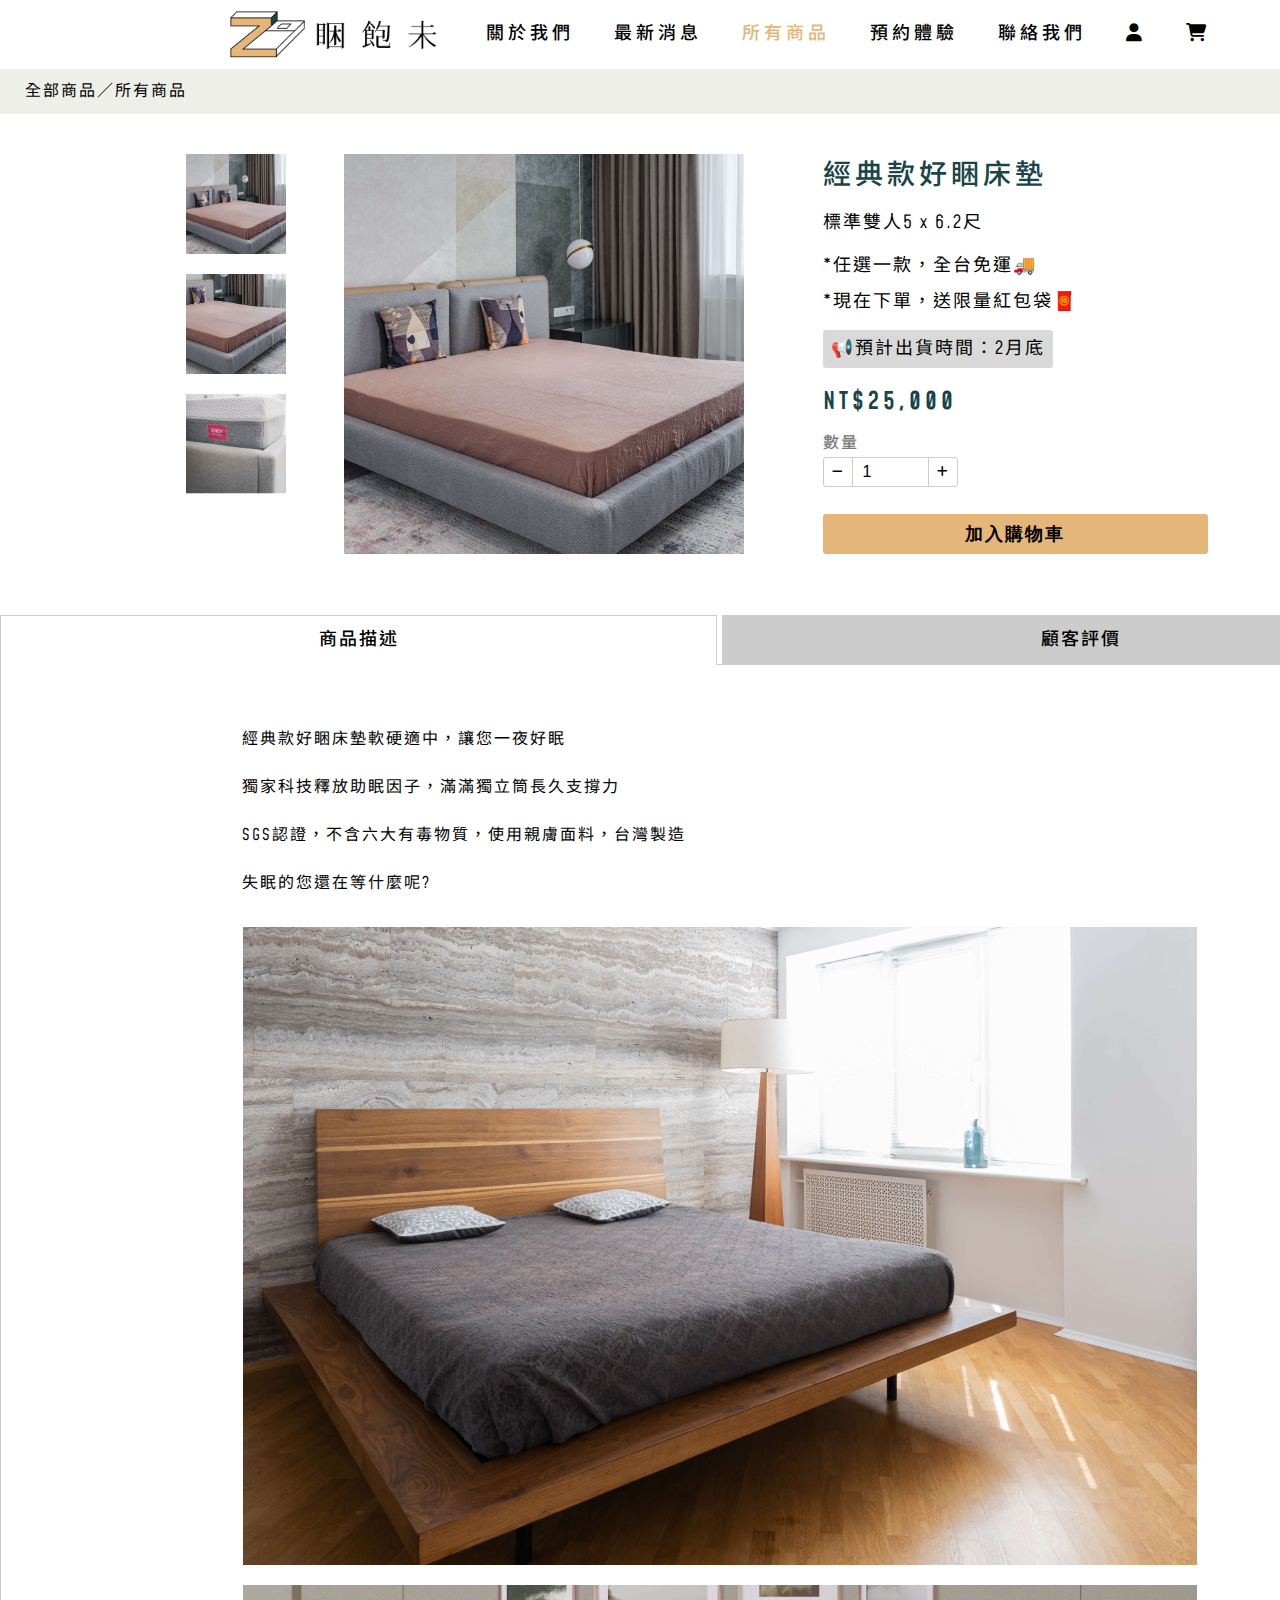
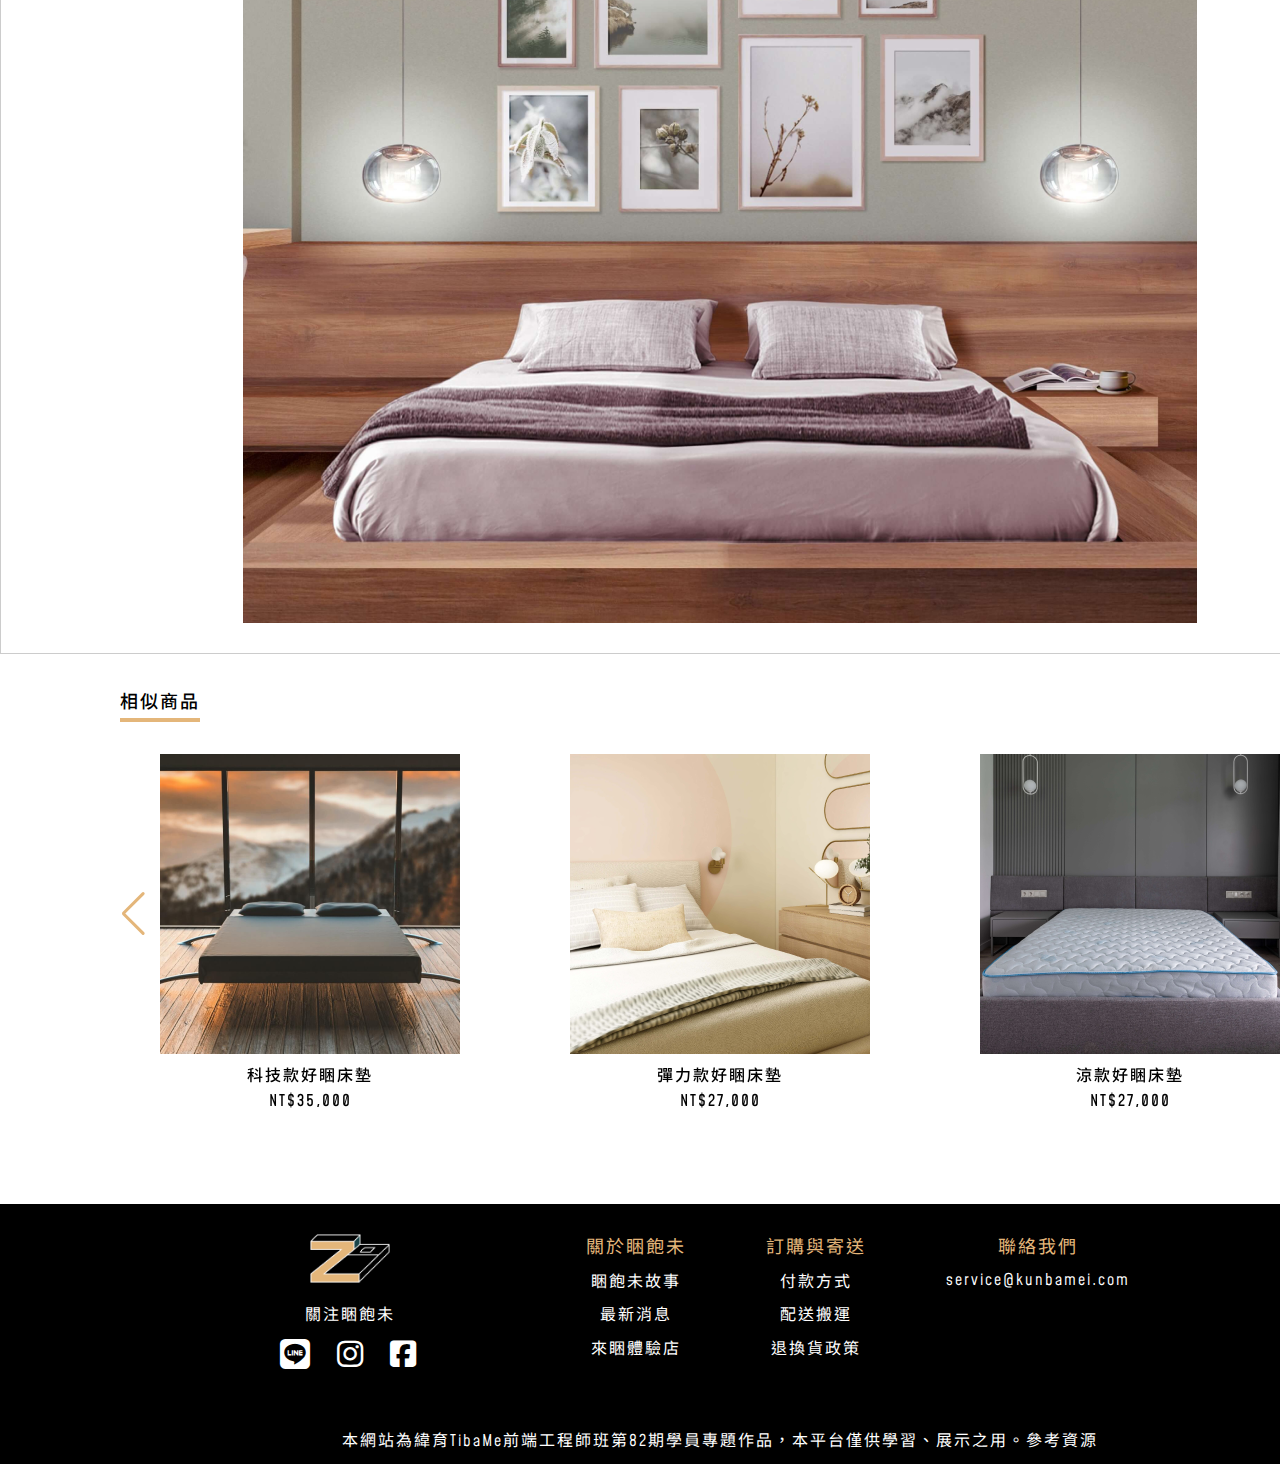
<file: product_detail.html>
<!DOCTYPE html>
<html lang="en">
<head>
    <meta charset="UTF-8">
    <meta http-equiv="X-UA-Compatible" content="IE=edge">
    <meta name="viewport" content="width=device-width, initial-scale=1.0">
    <link rel="stylesheet" href="css/all.css">
    <!-- FontAwesome CDN -->
	<link rel="stylesheet" href="https://cdnjs.cloudflare.com/ajax/libs/font-awesome/6.2.1/css/all.min.css">
    <link rel="stylesheet" href="css/swiper-bundle.min.css">
    <link rel="stylesheet" href="css/product_detail.css">
    <title>商品詳情-睏飽未</title>
</head>
<body>
    <!-- wrapper -->
    <div class="wrapper">

        <!-- header -->
        <header>
            <div class="header_wrap">

                <!-- hamburger -->
                <input class="menu-btn" type="checkbox" id="menu-btn" />
                <label class="menu-icon" for="menu-btn"><div class="navicon"></div></label>

                <!-- logo -->
                <div class="logo_header">
                    <a href="index.html" title="睏飽未">
                        <img src="img/header&footer/logo_black.png" alt="">
                    </a>
                </div>
                <!-- logo end-->

                <!-- nav -->
                <nav>
                    <ul class="menu">
                        <li>
                            <a href="about_r1.html" class="counter">關於我們</a>
                        </li>
                        <li>
                            <a href="news.html" class="counter">最新消息</a>
                        </li>
                        <li class="products_menu">
                            <a href="products.html" class="now_page counter">所有商品</a>
                            <ol>
                                <li><a href="#">躺的<i class="fa-solid fa-angle-right"></i></a></li>
                                <li><a href="#">穿的<i class="fa-solid fa-angle-right"></i></a></li>
                                <li><a href="#">用的<i class="fa-solid fa-angle-right"></i></a></li>
                            </ol>
                            <span style="border-right: 1px solid #fff;"><a href="#">躺的</a></span> 
                            <span style="border-right: 1px solid #fff;"><a href="#">穿的</a></span> 
                            <span><a href="#">用的</a></span>
                        </li>
                        <li>
                            <a href="reservation.html" class="counter">預約體驗</a>
                        </li>
                        <li>
                            <a href="#" class="btn_modal counter">聯絡我們</a>
                        </li>
                        <li>
                            <a href="member_login.html" id="user_icon">
                                <i class="fa-solid fa-user"></i>
                            </a>
                        </li>
                        <li>
                            <a href="#" class="cart_icon">
                                <i class="fa-solid fa-cart-shopping"></i>
                                <p class="cart_qty" id="cart_val"></p>
                            </a>
                        </li>

                        <div id="cartbox" class="cart_none">
                            <article>
                                <form action="">
                                    <div class="cart_add">
                                        <img src="img/product_detail/left_1.jpg" alt="">
                                        <div class="cart_text">
                                            <h1>經典款好睏床墊</h1>
                                            <h2>標準雙人 5 x 6.2尺</h2>
                                            <p><span id="amount_number">0</span>  x NT$25,000</p>
                                            <i class="fa-regular fa-trash-can"></i>
                                        </div>
                                    </div>                            

                                    <!-- <div class="amount_qty">共 <span id="amount_number">0 </span>件商品</div> -->
                                    <button type="button" class="check_cart"><a href="cart.html">查看購物車</a></button>
                                </form>
                            </article>
                        </div>


                    </ul>
                </nav>
                <!-- nav end -->

                <!-- 保留RWD用 -->
                
                <div class="rwd_icon">
                    <a href="member_login.html" id="user_icon_rwd">
                        <i class="fa-solid fa-user"></i>
                    </a>
                </div>
                <div class="rwd_icon">
                    <a href="#" class="cart_icon_rwd">
                        <i class="fa-solid fa-cart-shopping"></i>
                        <!-- <div class="cart_qty_rwd">0</div> -->
                        <p class="cart_qty_rwd" id="cart_val_rwd"></p>
                    </a>
                </div>

            </div>

        </header>
        <!-- header end -->

        <!-- bread_crumbs -->
        <div class="bread_crumbs">
            <h1>全部商品</h1>
            <h2>所有商品</h2>
        </div>
        <!-- bread_crumbs end -->

        <!-- main_area -->

        <main>

            <!-- product_buy -->
            <section class="product_buy">

                <!-- picture_small -->
                <div class="picture_small">
                    <div class="picture_small_wrap">
                        <img src="img/product_detail/left_1.jpg" alt="" class="change">
                        <img src="img/product_detail/left_2.jpg" alt="" class="change">
                        <img src="img/product_detail/left_3.jpg" alt="" class="change">
                    </div>
                </div>
                <!-- picture_small end -->

                <!-- picture_main -->
                <div class="picture_main">
                    <img src="img/product_detail/left_1.jpg" alt="" id="pic_main">
                </div>
                <!-- picture_main end -->

                <!-- product_text -->
                <div class="product_text">

                    <h1>經典款好睏床墊 </h1>
                    <h2>標準雙人5 x 6.2尺</h2>
                    <div class="product_other">*任選一款，全台免運🚚<br>*現在下單，送限量紅包袋🧧</div>
                    <div class="deliver_time">📢預計出貨時間：2月底</div>
                    <p>NT$25,000</p>
                    <form action="" method="get" id="quantity_form">
                        <div class="quantity-wrapper">

                            <div class="quantity-title">數量</div>

                            <div class="quantity_block">
                                <div class="input_group">
                                    <span class="input_group_btn">
                                        <button type="button" class="btn" id="btn_minus" style="border-radius: 3px 0 0 3px;">
                                            <i class="fa-solid fa-minus"></i>
                                        </button>
                                    </span>
                                    
                                    <input id="number" type="text" value="1" min="1">

                                    <span class="input_group_btn">
                                        <button type="button" class="btn" id="btn_plus" style="border-radius: 0 3px 3px 0;">
                                            <i class="fa-solid fa-plus"></i>
                                        </button>
                                    </span>
                                </div>
                            </div>
                        </div>

                        <div class="cart_container">
                            <button type="button" class="cart_btn" id="cart_btn"><span>加入購物車</span></button>
                        </div>
                    </form>

                </div>
                <!-- product_text end -->

            </section>
            <!-- product_buy end -->

            <!-- product_detail -->
            <section class="product_detail">
                <div class="panel_group">

                    <input type="radio" name="panel_radio" id="radio1" class="panel_control" checked>
                    <input type="radio" name="panel_radio" id="radio2" class="panel_control">

                    <div class="tab_group">
                      <label for="radio1" class="active">商品描述</label>
                      <label for="radio2">顧客評價</label>
                    </div>

                    <div class="content_group">
                      <div class="content content1">
                        <p>
                            經典款好睏床墊軟硬適中，讓您一夜好眠<br>

                            獨家科技釋放助眠因子，滿滿獨立筒長久支撐力<br>
                            
                            SGS認證，不含六大有毒物質，使用親膚面料，台灣製造<br>
                            
                            失眠的您還在等什麼呢?
                        </p>
                        <img src="img/product_detail/more_1.png" alt="">
                        <img src="img/product_detail/more_2.png" alt="">
                      </div>
                      <div class="content content2" style="text-align: center;">暫無顧客評價</div>
                    </div>

                </div>
            </section>
            <!-- product_detail end -->

            <!-- product_similar -->
            <section class="product_similar">
                <h3>相似商品</h3>
                <div class="swiper">
                    <div class="swiper-wrapper">
                        <div class="swiper-slide" data-swiper-autoplay="4000">
                            <ul>
                                <li>
                                    <a href="#">
                                        <img src="img/product_detail/like_1.png" alt="">
                                        <h4>科技款好睏床墊</h3>
                                        <p>NT$35,000</p>
                                    </a>
                                </li>
                            </ul>
                        </div> 
                        
                        <div class="swiper-slide" data-swiper-autoplay="4000">
                            <ul>    
                                <li>
                                    <a href="#">
                                        <img src="img/product_detail/like_2.png" alt="">
                                        <h4>彈力款好睏床墊</h3>
                                        <p>NT$27,000</p>
                                    </a>
                                </li>
                            </ul>
                        </div> 

                        <div class="swiper-slide" data-swiper-autoplay="4000">
                            <ul>    
                                <li>
                                    <a href="#">
                                        <img src="img/product_detail/like_3.png" alt="">
                                        <h4>涼款好睏床墊</h3>
                                        <p>NT$27,000</p>
                                    </a>
                                </li>
                            </ul>
                        </div> 
                            

                        <div class="swiper-slide" data-swiper-autoplay="4000">
                            <ul>
                                <li>
                                    <a href="#">
                                        <img src="img/product_detail/like_4.png" alt="">
                                        <h4>輕薄款好睏床墊</h3>
                                        <p>NT$20,000</p>
                                    </a>
                                </li>
                            </ul>
                        </div> 

                        <div class="swiper-slide" data-swiper-autoplay="4000">
                            <ul>
                                <li>
                                    <a href="#">
                                        <img src="img/product_detail/like_5.png" alt="">
                                        <h4>豪華款好睏床墊</h3>
                                        <p>NT$28,000</p>
                                    </a>
                                </li>
                            </ul>
                        </div> 

                        <div class="swiper-slide" data-swiper-autoplay="4000">
                            <ul>
                                <li>
                                    <a href="#">
                                        <img src="img/product_detail/like_6.png" alt="">
                                        <h4>舒適款好睏床墊</h3>
                                        <p>NT$23,000</p>
                                    </a>
                                </li>
                            </ul>                            
                        </div>

                    </div>
 

                    <div class="swiper-button-prev"></div>
                    <div class="swiper-button-next"></div>

                </div>
                
            </section>
            <!-- product_similar end -->

        </main>

        <!-- contact -->
        <div id="contactbox" class="none">
            <article>
                <form action="">
                    <h1>聯絡我們</h1>
                    <h2>謝謝您的主動聯絡，請留下要諮詢的問題，我們會用以下資訊進行回覆。</h2>
                    <input type="email" placeholder="輸入你的電子信箱"><br>
                    <textarea name="" id="" cols="30" rows="10" placeholder="輸入你的訊息。若是詢問店內特定商品，請留下商品名稱，也歡迎你留下電子信箱以外的聯絡方式，謝謝!"></textarea>
                    <button type="submit" class="btn_modal_close">發送</button>
                </form>
            </article>
        </div>
        <!-- contact end-->

        <!-- footer -->
        <footer>
            <div class="logo_footer">

                <a href="index.html" title="睏飽未">
                    <img src="img/header&footer/logo_white_old.png" alt="">
                </a>

                <p>關注睏飽未</p>
                <i class="fa-brands fa-line"></i>
                <i class="fa-brands fa-instagram"></i>
                <i class="fa-brands fa-square-facebook"></i>

            </div>

            <ul class="right_block">
                <li>
                    <ul>
                        <li>關於睏飽未</li>
                        <li><a href="#">睏飽未故事</a></li>
                        <li><a href="#">最新消息</a></li>
                        <li><a href="#">來睏體驗店</a></li>
                    </ul>
                </li>
                <li>
                    <ul>
                        <li>訂購與寄送</li>
                        <li><a href="#">付款方式</a></li>
                        <li><a href="#">配送搬運</a></li>
                        <li><a href="#">退換貨政策</a></li>
                    </ul>
                </li>
                <li>
                    <ul>
                        <li>聯絡我們</li>
                        <li style="font-size: 16px; color: white;">service@kunbamei.com</li>
                    </ul>
                </li>
            </ul>

            <p class="tibame">本網站為緯育TibaMe前端工程師班第82期學員專題作品，本平台僅供學習、展示之用。<a href="https://taichung.hotelinitial.com/">參考資源</a></p>

        </footer>
        <!-- footer end-->


    </div>
    <!-- wrapper end -->
    
    <script src="js/swiper-bundle.min.js"></script>
    <script src="js/product_detail.js"></script>

</body>
</html>
</file>
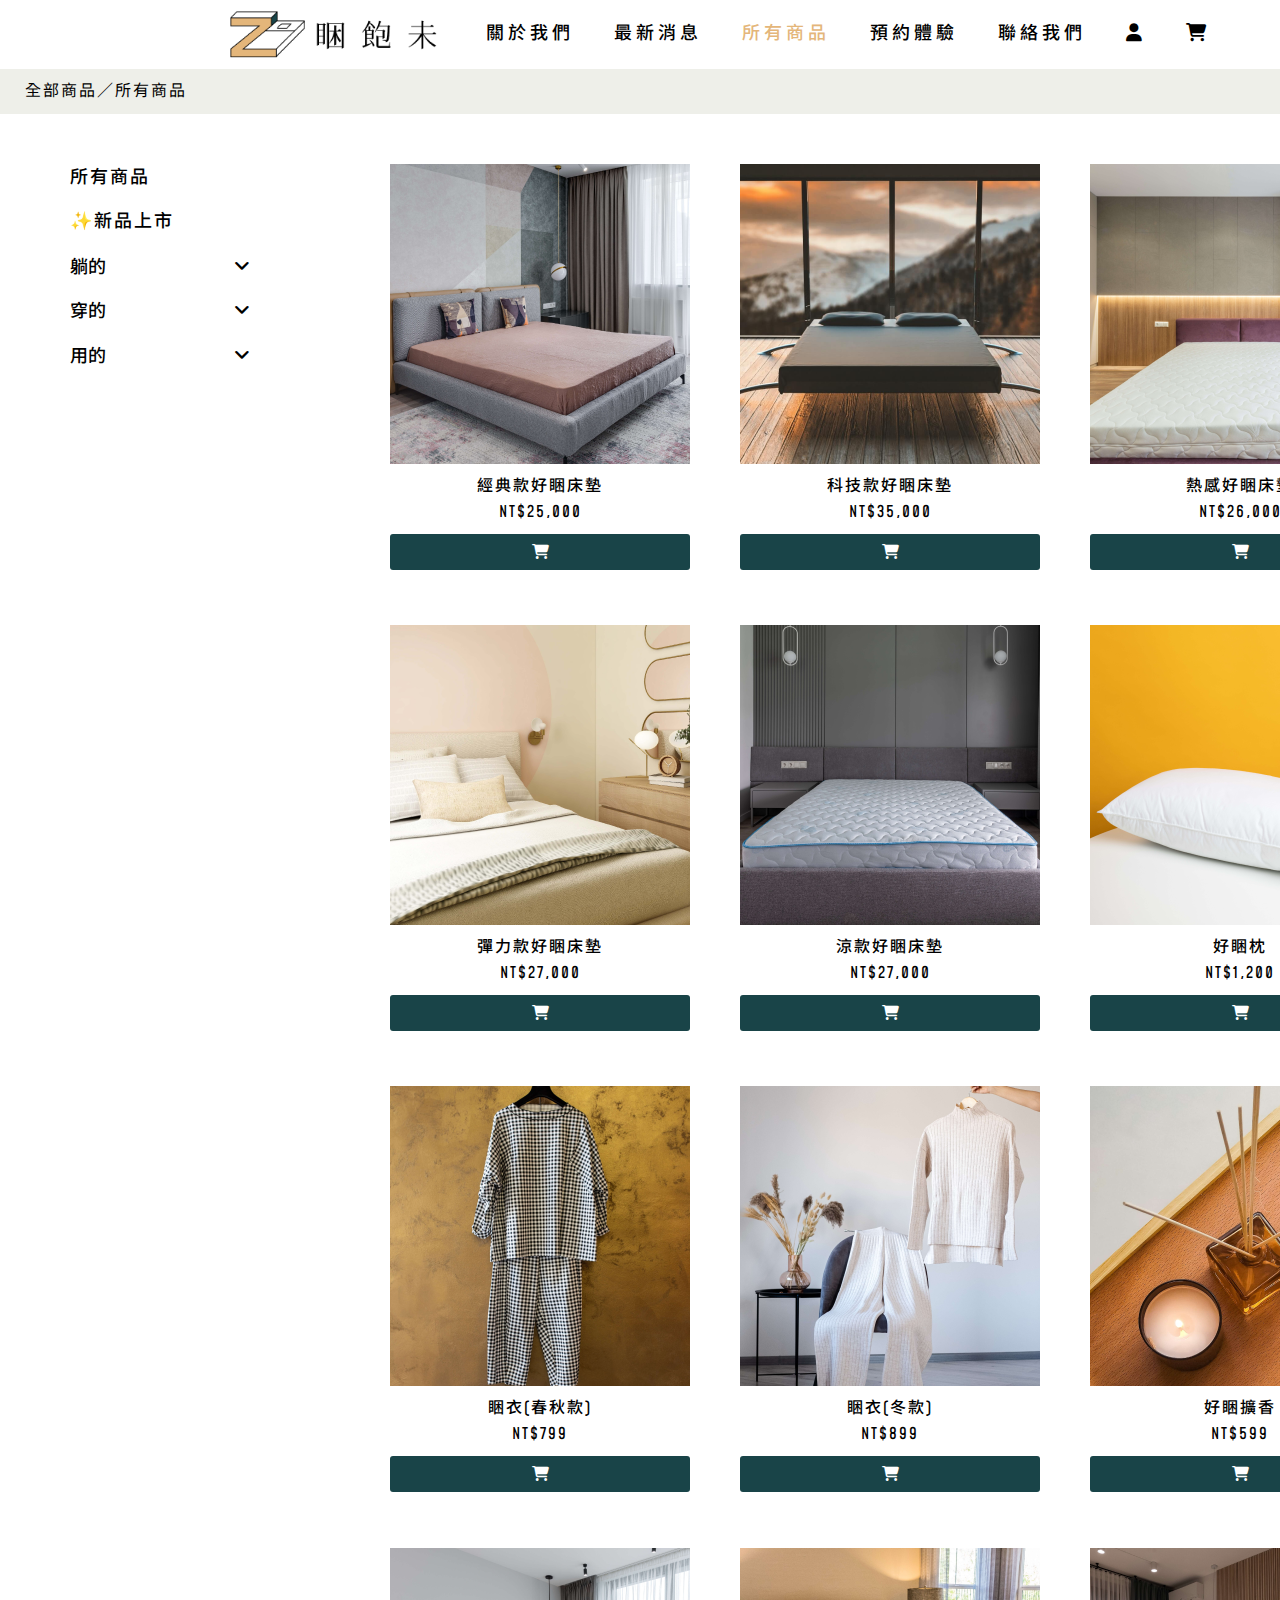
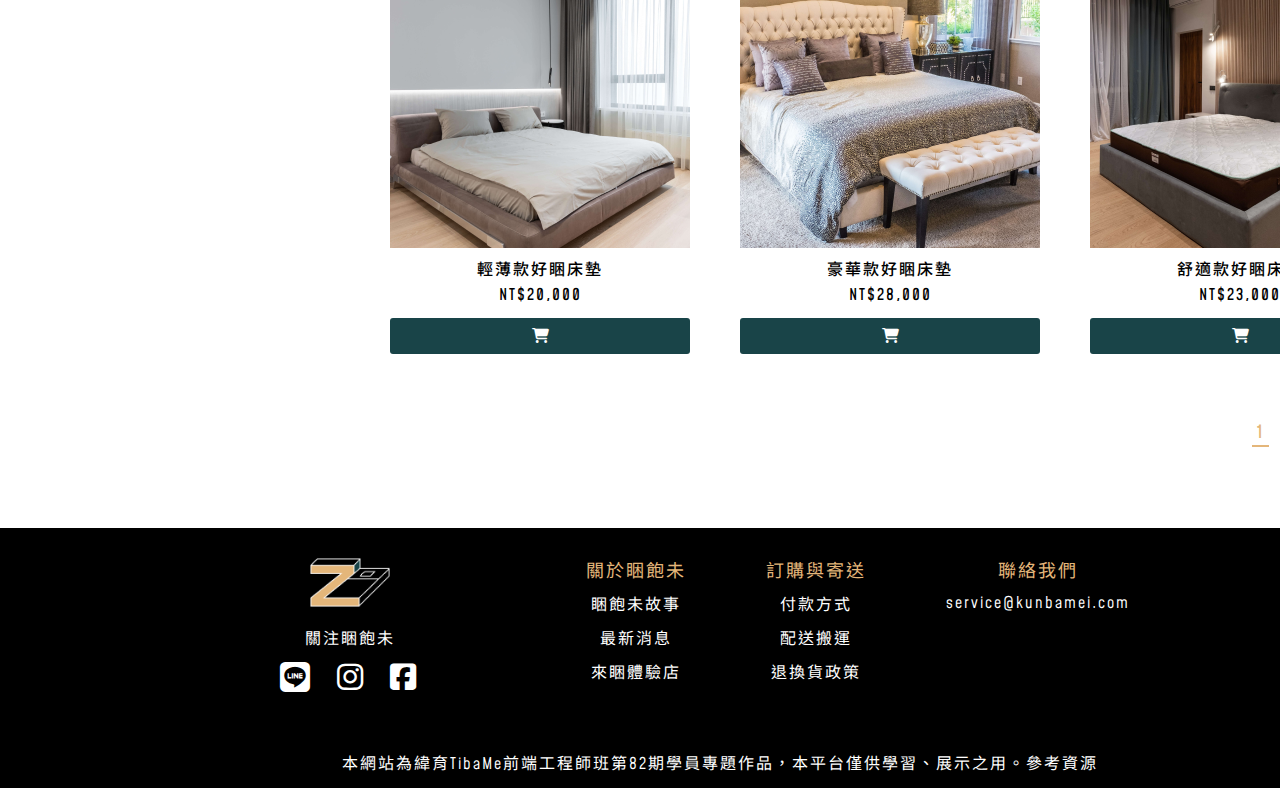
<file: products.html>
<!DOCTYPE html>
<html lang="en">
<head>
    <meta charset="UTF-8">
    <meta http-equiv="X-UA-Compatible" content="IE=edge">
    <meta name="viewport" content="width=device-width, initial-scale=1.0">
    <link rel="stylesheet" href="css/all.css">
    <!-- FontAwesome CDN -->
	<link rel="stylesheet" href="https://cdnjs.cloudflare.com/ajax/libs/font-awesome/6.2.1/css/all.min.css">
    <link rel="stylesheet" href="css/products.css">
    <title>所有商品-睏飽未</title>
</head>
<body>
    <!-- wrapper -->
    <div class="wrapper">

        <!-- header -->
        <header>
            <div class="header_wrap">

                <!-- hamburger -->
                <input class="menu-btn" type="checkbox" id="menu-btn" />
                <label class="menu-icon" for="menu-btn"><div class="navicon"></div></label>
                
                <!-- logo -->
                <div class="logo_header">
                    <a href="index.html" title="睏飽未">
                        <img src="img/header&footer/logo_black.png" alt="">
                    </a>
                </div>
                <!-- logo end-->

                <!-- nav -->
                <nav>
                    <ul class="menu">
                        <li>
                            <a href="about_r1.html" class="counter">關於我們</a>
                        </li>
                        <li>
                            <a href="news.html" class="counter">最新消息</a>
                        </li>
                        <li class="products_menu">
                            <a href="products.html" class="now_page counter">所有商品</a>
                            <ol>
                                <li><a href="#">躺的<i class="fa-solid fa-angle-right"></i></a></li>
                                <li><a href="#">穿的<i class="fa-solid fa-angle-right"></i></a></li>
                                <li><a href="#">用的<i class="fa-solid fa-angle-right"></i></a></li>
                            </ol>
                            <span style="border-right: 1px solid #fff;"><a href="#">躺的</a></span> 
                            <span style="border-right: 1px solid #fff;"><a href="#">穿的</a></span> 
                            <span><a href="#">用的</a></span>
                        </li>
                        <li>
                            <a href="reservation.html" class="counter">預約體驗</a>
                        </li>
                        <li>
                            <a href="#" class="btn_modal counter">聯絡我們</a>
                        </li>
                        <li>
                            <a href="member_login.html" id="user_icon">
                                <i class="fa-solid fa-user"></i>
                            </a>
                        </li>
                        <li>
                            <a href="" class="cart_icon">
                                <i class="fa-solid fa-cart-shopping"></i>
                                <p class="cart_qty" id="cart_val"></p>
                            </a>
                        </li>

                        <div id="cartbox" class="cart_none">
                            <article>
                                <form action="">
                                    <div class="cart_add">
                                        <img src="img/product_detail/left_1.jpg" alt="">
                                        <div class="cart_text">
                                            <h1>經典款好睏床墊</h1>
                                            <h2>標準雙人 5 x 6.2尺</h2>
                                            <p><span id="amount_number">0</span>  x NT$25,000</p>
                                            <i class="fa-regular fa-trash-can"></i>
                                        </div>
                                    </div>                            

                                    <!-- <div class="amount_qty">共 <span id="amount_number">0 </span>件商品</div> -->
                                    <button type="button" class="check_cart"><a href="cart.html">查看購物車</a></button>
                                </form>
                            </article>
                        </div>


                    </ul>
                </nav>
                <!-- nav end -->

                <!-- 保留RWD用 -->
                
                <div class="rwd_icon">
                    <a href="member_login.html" id="user_icon_rwd">
                        <i class="fa-solid fa-user"></i>
                    </a>
                </div>
                <div class="rwd_icon">
                    <a href="#" class="cart_icon_rwd">
                        <i class="fa-solid fa-cart-shopping"></i>
                        <!-- <div class="cart_qty_rwd">0</div> -->
                        <p class="cart_qty_rwd" id="cart_val_rwd"></p>
                    </a>
                </div>

            </div>

        </header>
        <!-- header end -->

        <!-- bread_crumbs -->
        <div class="bread_crumbs">
            <h1>全部商品</h1>
            <h2>所有商品</h2>
        </div>
        <!-- bread_crumbs end -->

        <!-- main_area -->

        <main>

            <!-- left_block -->
            <section class="left_block">
                <ul>
                    <li><a href="#">所有商品</a></li>
                    <li><a href="#">✨新品上市</a></li>
                    <li>
                        <button class="dropdown-btn">躺的 
                            <i class="fa-solid fa-angle-down"></i>
                        </button>
                        <div class="dropdown-container">
                            <a href="#" class="dropdown-text">好睏雙人</a><br>
                            <a href="#" class="dropdown-text">好睏單人</a><br>
                            <a href="#" class="dropdown-text">好睏厚墊</a><br>
                            <a href="#" class="dropdown-text">好睏薄墊</a>
                        </div>    
                    </li>
                    <li>
                        <button class="dropdown-btn">穿的 
                            <i class="fa-solid fa-angle-down"></i>
                        </button>
                        <div class="dropdown-container">
                            <a href="#" class="dropdown-text">男款</a><br>
                            <a href="#" class="dropdown-text">女款</a>
                        </div>    
                    </li>
                    <li>
                        <button class="dropdown-btn">用的 
                            <i class="fa-solid fa-angle-down"></i>
                        </button>
                        <div class="dropdown-container">
                            <a href="#" class="dropdown-text">香氛蠟燭</a><br>
                            <a href="#" class="dropdown-text">擴香精油</a><br>
                        </div>    
                    </li>
                </ul>
            </section>
            <!-- left_block end -->

            <!-- product_block -->
            <section class="product_block">

                <ul>
                    <li>
                        <a href="product_detail.html">
                            <img src="img/products/1.png" alt="">
                            <h3>經典款好睏床墊</h3>
                            <p>NT$25,000</p>
                        </a>
                        <button type="button" class="cart"><i class="fa-solid fa-cart-shopping"></i></button>
                        
                    </li>
                    <li>
                        <a href="product_detail.html">
                            <img src="img/products/2.png" alt="">
                            <h3>科技款好睏床墊</h3>
                            <p>NT$35,000</p>
                        </a>
                        <button type="button" class="cart"><i class="fa-solid fa-cart-shopping"></i></button>
                    </li>
                    <li>
                        <a href="product_detail.html">
                            <img src="img/products/3.png" alt="">
                            <h3>熱感好睏床墊</h3>
                            <p>NT$26,000</p>
                        </a>
                        <button type="button" class="cart"><i class="fa-solid fa-cart-shopping"></i></button>
                    </li>
                    <li>
                        <a href="product_detail.html">
                            <img src="img/products/4.png" alt="">
                            <h3>彈力款好睏床墊</h3>
                            <p>NT$27,000</p>
                        </a>
                        <button type="button" class="cart"><i class="fa-solid fa-cart-shopping"></i></button>
                    </li>
                    <li>
                        <a href="product_detail.html">
                            <img src="img/products/5.png" alt="">
                            <h3>涼款好睏床墊</h3>
                            <p>NT$27,000</p>
                        </a>
                        <button type="button" class="cart"><i class="fa-solid fa-cart-shopping"></i></button>
                    </li>
                    <li>
                        <a href="product_detail.html">
                            <img src="img/products/6.png" alt="">
                            <h3>好睏枕</h3>
                            <p>NT$1,200</p>
                        </a>
                        <button type="button" class="cart"><i class="fa-solid fa-cart-shopping"></i></button>
                    </li>
                    <li>
                        <a href="product_detail.html">
                            <img src="img/products/7.png" alt="">
                            <h3>睏衣(春秋款)</h3>
                            <p>NT$799</p>
                        </a>
                        <button type="button" class="cart"><i class="fa-solid fa-cart-shopping"></i></button>
                    </li>
                    <li>
                        <a href="product_detail.html">
                            <img src="img/products/8.png" alt="">
                            <h3>睏衣(冬款)</h3>
                            <p>NT$899</p>
                        </a>
                        <button type="button" class="cart"><i class="fa-solid fa-cart-shopping"></i></button>
                    </li>
                    <li>
                        <a href="product_detail.html">
                            <img src="img/products/9.png" alt="">
                            <h3>好睏擴香</h3>
                            <p>NT$599</p>
                        </a>
                        <button type="button" class="cart"><i class="fa-solid fa-cart-shopping"></i></button>
                    </li>

                    <li>
                        <a href="product_detail.html">
                            <img src="img/products/10.png" alt="">
                            <h3>輕薄款好睏床墊</h3>
                            <p>NT$20,000</p>
                        </a>
                        <button type="button" class="cart"><i class="fa-solid fa-cart-shopping"></i></button>
                    </li>
                    <li>
                        <a href="product_detail.html">
                            <img src="img/products/11.png" alt="">
                            <h3>豪華款好睏床墊</h3>
                            <p>NT$28,000</p>
                        </a>
                        <button type="button" class="cart"><i class="fa-solid fa-cart-shopping"></i></button>
                    </li>
                    <li>
                        <a href="product_detail.html">
                            <img src="img/products/12.png" alt="">
                            <h3>舒適款好睏床墊</h3>
                            <p>NT$23,000</p>
                        </a>
                        <button type="button" class="cart"><i class="fa-solid fa-cart-shopping"></i></button>
                    </li>

                </ul>

            </section>
            <!-- product_block end-->
        </main>

        <div class="page_number">
            <a href="#" id="page1">1</a>
            <a href="#">2</a>
            <a href="#">3</a>
            <a href="#"><i class="fa-solid fa-angle-right"></i></a>
        </div>

        <!-- contact -->
        <div id="contactbox" class="none">
            <article>
                <form action="">
                    <h1>聯絡我們</h1>
                    <h2>謝謝您的主動聯絡，請留下要諮詢的問題，我們會用以下資訊進行回覆。</h2>
                    <input type="email" placeholder="輸入你的電子信箱"><br>
                    <textarea name="" id="" cols="30" rows="10" placeholder="輸入你的訊息。若是詢問店內特定商品，請留下商品名稱，也歡迎你留下電子信箱以外的聯絡方式，謝謝!"></textarea>
                    <button type="submit" class="btn_modal_close">發送</button>
                </form>
            </article>
        </div>
        <!-- contact end-->

        <!-- footer -->
        <footer>
            <div class="logo_footer">

                <a href="index.html" title="睏飽未">
                    <img src="img/header&footer/logo_white_old.png" alt="">
                </a>

                <p>關注睏飽未</p>
                <i class="fa-brands fa-line"></i>
                <i class="fa-brands fa-instagram"></i>
                <i class="fa-brands fa-square-facebook"></i>

            </div>

            <ul class="right_block">
                <li>
                    <ul>
                        <li>關於睏飽未</li>
                        <li><a href="#">睏飽未故事</a></li>
                        <li><a href="#">最新消息</a></li>
                        <li><a href="#">來睏體驗店</a></li>
                    </ul>
                </li>
                <li>
                    <ul>
                        <li>訂購與寄送</li>
                        <li><a href="#">付款方式</a></li>
                        <li><a href="#">配送搬運</a></li>
                        <li><a href="#">退換貨政策</a></li>
                    </ul>
                </li>
                <li>
                    <ul>
                        <li>聯絡我們</li>
                        <li style="font-size: 16px; color: white;">service@kunbamei.com</li>
                    </ul>
                </li>
            </ul>

            <p class="tibame">本網站為緯育TibaMe前端工程師班第82期學員專題作品，本平台僅供學習、展示之用。<a href="https://taichung.hotelinitial.com/">參考資源</a></p>

        </footer>
        <!-- footer end-->

    </div>
    <!-- wrapper end -->
    
    <script src="js/products.js"></script>

</body>
</html>
</file>
<file: css/index.css>
/* *{
    outline: 1px solid red;
} */
@import url('https://fonts.googleapis.com/css2?family=Lora:wght@400;500;600&family=Mohave:wght@400;500;600&family=Noto+Sans+TC:wght@300;400;500;700&display=swap');

html {
    scroll-behavior: smooth;
  }
  
.wrapper{    
    width: 100%;
    /* max-width:100%;  */
    min-width: 1440px;
    /* margin: 0 auto; */
    /* max-width: 1920px; */
}

/* bannerArea */

.banner{
    position: relative;

}

.banner img{
    display: block;
    width: 100%;
}

.banner p{
    font-size: 22px;
    letter-spacing: 4px;
    color: white;
    position: absolute;
    z-index: 30;
    display: flex;
    align-items: start;
    justify-content: flex-end;
    top: 0;
    left: 0;
    bottom: 0;
    margin: auto;
    height: 33%;
    width: 31%;

    animation: sleep 1.2s linear backwards;
}
@keyframes sleep{
    0%{
        left: -100px; opacity: 0;
    }
    100%{
        left: 0px; opacity: 1;
    }
}
.banner .scroll_down{
    width: 70px;
    height: 155px;
    position: absolute;
    z-index: 25;
    bottom: 0;
    right: 230px;
    font-size: 22px;
    font-weight: 500;
    writing-mode: vertical-lr;
    padding-left: 20px;
    letter-spacing: 4px;
}

.banner .scroll_down a{
    color: #fff;
}

.banner .scroll_down span::after{
    content: "";
    width: 2px;
    height: 45px;
    display: block;
    position: absolute;
    top: 75px;
    left: 36px;
    background: #fff;
}

/* bannerArea end */

/* main_area */

/* news_area */

.news_area{
    max-width: 1440px;
    margin: 0 auto;
    position: relative;
    padding-bottom: 250px;
    padding-top: 50px;
    
    display: flex;
}


.news_area .newsimg{
    padding: 80px 0 80px 60px;
    margin-bottom: 160px;
    
    position: relative;
    width: 100%;
    flex-basis: 720px;
}


.news_area .newsimg .img_bottom{
    display: block;
    border-radius: 35em 35em 0 0;
    position: absolute;
    z-index: 5;
    width: 100%;
    max-width: 350px;

    animation: img_bottom 2s ease-in-out forwards;
}
@keyframes img_bottom{
    0%{
        top: 110px;
    }
    100%{
        top: 100px;
    }
}

.news_area .newsimg .img_center{
    display: block;
    position: absolute;
    top: 540px;
    left: 130px;
    border: 5px solid #eeeeea;
    z-index: 10;
    width: 100%;
    width: 230px;

    animation: img_center 1.5s ease-in-out forwards;
}
@keyframes img_center{
    0%{
        left: 130px;
    }
    100%{
        left: 120px;
    }
}

.news_area .newsimg .img_top{
    display: block;
    position: absolute;
    top: 360px;
    right: 70px;
    border: 5px solid #eeeeea;
    z-index: 15;
    width: 100%;
    width: 250px;

    animation: img_top 1.3s ease-in-out forwards;
}
@keyframes img_top{
    0%{
        right: 70px;
    }
    100%{
        right: 60px;
    }
}


.news_right{
    padding-top: 80px;
    overflow: hidden;

    position: relative;
}
.news_right h1{
    font-size: 88px;
    color: #194448;
    float: left;
    font-family: 'Lora', serif;
}

.news_right h2{
    font-size: 20px;
    color: #776F59;
    font-weight: 500;
    float: right;

    position: absolute;
    top: 158px;
    left: 230px;
}

.news_right ul{
    display: flex;
    clear: both;
    padding-top: 40px;
}

.news_right ul li{
    width: 250px;
    height: 230px;
    background-color: white;
    margin-right: 40px;
    flex-shrink: 0;
}

.news_right ul li a{
    display: block;
    text-decoration: none;
    height: 100%;
}

.news_right ul li a:hover{
    background-color: #ccc;
}

.news_right ul li a,a:link,a:visited{
    color: #000;
    text-decoration: none;
}

.news_right ul li h3{
    font-size: 30px;
    color: #E4B67A;
    font-weight: 600;
    text-align: center;
    padding: 30px 0 20px 0;
}

.news_right .main{
    font-size: 20px;
    font-weight: 600;
    text-align: left;
    margin-left: 20px;
}

.news_right .other{
    font-size: 18px;
    text-align: left;
    margin-left: 20px;
    padding-top: 20px;
    color: #194448;
    font-weight: 600;
}

.news_right .second{
    margin-left: 28px;
    font-size: 20px;
    font-weight:600;
}


.news_right .second_other{
    margin-left: 28px;
    font-size: 18px;
    padding-top: 18px;
    color: #194448;
    font-weight: 600;
}

/* swiper */

.swiper{
    width: 860px;
}

.arrow_button{
    padding-top: 30px;
}
.arrow_button_next{
    display: inline-block;
    width: 40px;
    line-height: 40px;
    background-color: #A4A1A1;
    text-align: center;
    color: white;
    font-size: 28px;
}

.arrow_button_prev{
    display: inline-block;
    width: 40px;
    line-height: 40px;
    background-color: #A4A1A1;
    text-align: center;
    color: white;
    font-size: 28px;
}

.arrow_button_next:hover, .arrow_button_prev:hover{
    background-color: #194448;
}

/* news_area end */


/* about_area */

.about_area{
    /* padding: 30px 230px 70px; */
    background-color: #194448;
    min-width: 1440px;
}

.about_wrapper{
    /* min-width: 1440px; */
    display: flex;
    width: 90%;
    margin: 0 auto;
}

.about_left{
    flex-grow: 1;
    flex-basis: 450px;
    overflow: hidden;
    position: relative;
    margin-left: 55px;
}

.about_left h1{
    font-size: 88px;
    font-family: 'Lora', serif;
    color: #fff;
    float: left;
    padding: 40px 0 0 80px;
}

.about_left h2{
    font-size: 20px;
    color: #fff;
    font-weight: 500;
    float: right;

    position: absolute;
    top: 117px;
    left: 337px;
}


.about_left img{
    display: block;
    width: 100%;
    width: 500px;
    border-radius: 0 0 12em 0;
    clear: both;
    padding: 40px 0 80px 120px;
}

.about_right{
    flex-grow: 1;
    position: relative;
    margin-right: 55px;
}

.about_right .top{
    width: 100px;
    height: 100px;
    border-top: 2px solid #E4B67A;
    border-left: 2px solid #E4B67A;;
    margin-top: 150px;   
}

.about_right p{
    color: #fff;
    font-size: 20px;
    letter-spacing: 8px;
    text-align: center;
    line-height: 3.5;
    margin-right: 70px;
}

.about_right .bottom{
    width: 100px;
    height: 100px;
    border-bottom: 2px solid #E4B67A;
    border-right: 2px solid #E4B67A;;
    margin-top: 100px;
    float: right; 
    margin-right: 80px;
}

.about_right .view_about{
    display: inline-block;
    background-color: #E4B67A;
    border: none;
    color: #000;
    text-align: center;
    font-size: 20px;
    font-weight: 700;
    padding: 15px;
    width: 180px;
    transition: all 0.5s;
    cursor: pointer;
    margin: 5px;

    position: absolute;
    top: 410px;
    right: 190px;
}

.about_right .view_about span{
    cursor: pointer;
    display: inline-block;
    position: relative;
    transition: 0.5s;
}

.about_right .view_about span:after {
    content: '\00bb';
    position: absolute;
    opacity: 0;
    top: 0;
    right: -20px;
    transition: 0.5s;
}

.about_right .view_about:hover span {
    padding-right: 25px;
}

.about_right .view_about:hover span:after {
    opacity: 1;
    right: 0;
}

/* about_area end */


/* bestsell_area */

.bestsell_area{
    max-width: 1440px;
    margin: 0 auto;
    overflow: hidden;
    padding-bottom: 120px;

    position: relative;
}

.top_block{
    float: right;
    display: flex;
    margin: 30px 60px 0;
}

.top_block h1{
    font-size: 88px;
    flex-grow: 1;
    font-family: 'Lora', serif;
}

.top_block h2{
    font-size: 20px;
    font-weight: 500;

    flex-grow: 1;
    align-self: center;
    padding-top: 48px;
}

.bestsell_area ul{
    clear: both;
    display: flex;
    padding: 0 40px;
}

.bestsell_area li{
    flex-grow: 1;
    margin: 50px;
}

.bestsell_area li a:hover{
    color: #E4B67A;
}

.bestsell_area li a .img{
    max-width: 350px;
    overflow: hidden;
}

.bestsell_area li a .img img{
    display: block;
    width: 100%;
    transition: all 0.3s linear;
}

.bestsell_area li a .img img:hover{
    transform: scale(1.1);
    filter: opacity(.5);
    filter:brightness(1.2);
}

.bestsell_area li a h3{
    text-align: center;
    font-weight: 500;
    padding-top: 10px;
}

.bestsell_area li a p{
    text-align: center;
    font-weight: 600;
    padding-top: 5px;
}

.bestsell_area  .view_bestsell{
    display: inline-block;
    background-color: #E4B67A;
    border: none;
    color: #000;
    text-align: center;
    font-size: 20px;
    font-weight: 700;
    padding: 15px;
    width: 180px;
    transition: all 0.5s;
    cursor: pointer;
    margin: 5px;

    position: absolute;
    top: 690px;
    right: 620px;
}

.bestsell_area .view_bestsell span{
    cursor: pointer;
    display: inline-block;
    position: relative;
    transition: 0.5s;
}

.bestsell_area  .view_bestsell span:after{
    content: '\00bb';
    position: absolute;
    opacity: 0;
    top: 0;
    right: -20px;
    transition: 0.5s;
}

.bestsell_area  .view_bestsell:hover span{
    padding-right: 25px;
}

.bestsell_area  .view_bestsell:hover span:after{
    opacity: 1;
    right: 0;
} 

/* bestsell_area end */

/*---------- 螢幕小於 428 時 ----------*/
@media screen and (max-width: 428px){

    body{
        background-size: contain;
    }

    .wrapper{
        min-width: auto;
    }

    .banner p{
        font-size: 16px;
        font-weight: 500;
        letter-spacing: 4px;
        color: white;
        position: absolute;
        z-index: 30;
        display: flex;
        align-items: start;
        justify-content: flex-end;
        top: 0;
        left: 0;
        bottom: 0;
        margin: auto;
        height: 23%;
        width: 85%;
        animation: sleep 1.2s linear forwards;
    }
    @keyframes sleep{
        0%{
            left: -30px; opacity: 0;
        }
        100%{
            left: 40px; opacity: 1;
        }
    }
    .banner .scroll_down{
        display: none;
    }

    /* news_area */
    .news_area{
        max-width: 100%;
        flex-direction: column;
        padding: 0;
    }

    .news_area .newsimg{
        padding: 0;
        margin-bottom: 0;
        /* width: 70%; */
        /* position: static; */
        flex-basis: auto;
    }

    .news_right{
        padding-top: 0;
        /* margin: 0px 60px; */
        margin-left: 20%;
    }
    .news_area .newsimg .img_bottom{
        max-width: 100%;
        width: 80%;
        position: static;
        padding: 30px;
        animation: none;
        margin: 0 auto;
    }
    .news_area .newsimg .img_center{
        display: none;
    }

    .news_area .newsimg .img_top{
        top: 55%;
        left: 50%;
        width: 40%;
        border: none;
        animation: none;
    }

    .news_right h1{
        font-size: 42px;
        font-weight: 500;
        padding-left: 20px;
        padding-top: 15px;
    }

    .news_right h2{
        display: inline-block;
        position: static;
        float: none;
        font-size: 14px;
        padding-top: 48px;
    }


    /* swiper */
    .swiper{
        width: 100%;
    }

    .swiper .swiper-slide a img{
        width: 80%;
    }

    
    .news_right ul{
        padding-top: 20px;
    }
    .news_right ul li{}

    .news_right ul li h3{
        font-size: 26px;
        text-align: left;
        padding-left: 20px; 
        padding-bottom: 30px;  
    }
    .news_right .main{
        font-size: 18px;
    }
    .news_right .second{
        font-size: 18px;
        margin-left: 20px;
    }
    .news_right .second_other{
        margin-left: 20px;
    }

    .arrow_button{
        padding: 30px 0 50px;
        display: inline-block;
        padding-left: 25%;
    }

    .arrow_button_next{
        font-size: 26px;
        width: 35px;
        line-height: 35px;
        padding-top: 4px;
        margin-right: 5px;
    }
    .arrow_button_prev{
        font-size: 26px;
        width: 35px;
        line-height: 35px;
        padding-top: 4px;
    }

    /* about_area */
    .about_area{
        min-width: auto;
    }

    .about_wrapper{
        flex-direction: column;
        width: auto;
    }

    .about_left{
        flex-basis: auto;
        overflow: initial;
        margin: 0;
    }

    .about_left h1{
        font-size: 42px;
        font-weight: 500;
        padding-left: 100px;
    }

    .about_left h2{
        position: static;
        float: none;
        font-size: 14px;
        padding-top: 72px;
      
    }

    .about_left img{
        /* width: 70%;
        padding: 20px; */
        width: 100%;
        padding: 30px 60px;
    }

    .about_right{
        flex-basis: auto;
        margin-right: 0px;
        width: 100%;
        text-align: center;
    }

    .about_right .top{
        display: none;
    }

    .about_right p{
        font-size: 16px;
        letter-spacing: 3px;
        margin-right: 0;
    }
    
    .about_right .bottom{
        display: none;
    }

    .about_right .view_about{
        position: static;
        width: 140px;
        font-size: 16px;
        padding: 10px;
        margin-bottom: 50px;
        margin-top: 20px;
    }

    /* bestsell_area */
    
    .bestsell_area{
        max-width: 100%;
        text-align: center;
        padding-bottom: 70px;
    }

    .top_block{
        margin: 30px 0 0 0;
        /* float: left; */
    }

    .top_block h1{
        font-size: 36px;
        font-weight: 500;
        /* padding: 0 0 0 20px; */
    }

    .top_block h2{
        font-size: 14px;
        padding-right: 72px;
        padding-top: 16px;
    }

    .bestsell_area ul{
        flex-direction: column;
        padding: 0;
    }
    
    .bestsell_area li{
        margin: 30px auto;
    }
    
    .bestsell_area .view_bestsell{
        position: static;
        width: 140px;
        font-size: 16px;
        padding: 10px;
        margin-bottom: 20px;
    }





}
</file>
<file: css/about_r1.css>
/* *{
    outline: 1px solid red;
} */

.wrapper{    
    width: 100%;
    min-width: 1440px;
}

header nav .now_page{
    color: #E4B67A;
}


.top{
    /* min-width: 1440px; */
    background-image: url(../img/about/bg1.png);
    background-size: cover;
    height: 100vh;
    padding-top: 240px;
}


.top h1{
    font-size: 20px;
    width: 200px;
    line-height: 40px;
    margin: 0 70px 20px 220px;
    background-color: #194448;
    color: white;
    text-align: center;
}

.top p{
    font-size: 18px;
    font-weight: 500;
    letter-spacing: 3px;
    line-height: 2.5;
    margin-left: 220px;
}

/* bottom */

.bottom{
    /* width: 100%; */
    min-width: 1440px;
    /* padding: 0 230px; */
    background-image: url(../img/about/bg2.png);
    background-size: cover;

}

.bottom_wrapper{
    width: 90%;
    margin: 0 auto;
    padding-top: 70px;
}

.bottom h2{
    font-size: 20px;
    width: 200px;
    line-height: 40px;
    margin: 0 auto;
    background-color: #194448;
    color: white;
    
    text-align: center;
    /* padding: 70px 0; */
    /* color: #fff; */
}

.bottom ul{
    display: flex;
    padding-top: 70px;
    padding-bottom: 200px;
}

.bottom ul li{
    flex-grow: 1;
    flex-basis: 300px;
    color: #fff;
    margin: 0 40px;

    position: relative;
}


.bottom .img{
    max-width: 330px;
    border-radius: 50%;
    overflow: hidden;
    margin: 0 auto;
}


.bottom .img img{
    display: block;
    width: 100%;
    transition: all 0.3s linear;
}

.bottom .img img:hover{
    transform: scale(1.1);
    filter: opacity(.5);
    filter:brightness(1.2);
}

.bottom .number{
    display: flex;
}

.bottom .number h3{
    flex-grow: 1;
    text-align: right;
    font-size: 60px;
    font-weight: 600;
    padding-left: 40px;
}

.bottom .number h4{
    flex-grow: 1;
    align-self: center;
    font-weight: 550;
    font-size: 22px;
    margin: 25px 0 0 10px;
}

.bottom ul li p{
    text-align: center;
    padding-top: 10px;
    font-size: 18px;
    border-top: 3px solid white;
}

/* team */


.team{
    width: 100%;
    min-width: 1440px;
    background-image: url(../img/about/bg3.png);
    background-size: cover;
    height: 100vh;

    position: relative;
}

.team_wr{
    width: 500px;
    position: absolute;
    top: 30%;
    right: 11%;
}

.team_wr h1{
    font-size: 20px;
    width: 200px;
    line-height: 40px;
    background-color: #194448;
    color: white;
    text-align: center;
    margin-bottom: 20px;
}

.team_wr p{
    font-size: 18px;
    font-weight: 500;
    letter-spacing: 3px;
    line-height: 2.5;
}

@media screen and (max-width: 428px){
    .wrapper{
        min-width: auto;
    }

    .top{
        background-size: cover;
        background-repeat: no-repeat;
        padding-top: 100px;
        height: 850px;
        background-image: url(../img/about/bg1_mb.png);
    }
    .top h1{
        font-size: 18px;
        margin: 0;
        margin-top: 340px;
        margin-left: 25px;
        line-height: 40px;
        width: 150px;
    }
    
    .top p{
        font-size: 16px;
        letter-spacing: 1px;
        margin-left: 0;
        width: 100%;
        padding: 20px 25px;
        margin: 0 auto;
        line-height: 2;
    }

    .bottom{
        min-width: auto;
        background-image: url(../img/about/bg2_mb.png);
        background-size: cover;
    }
    .bottom_wrapper{
        width: 100%;
        padding-top: 50px;
    }
    .bottom h2{
        font-size: 18px;
        width: 180px;
        line-height: 40px;
    }
    .bottom ul{
        flex-direction: column;
        padding: 40px 23px;
    }
    .bottom ul li{
        margin: 20px;
    }

    .bottom .number h3{
        font-size: 48px;
        padding-left: 35px;
    }

    .bottom .number h4{
        font-size: 18px;
        margin: 15px 0 0 10px;
    }
    .bottom ul li p{
        font-size: 16px;
    }

    .team{
        min-width: auto;
        background-image: url(../img/about/bg3_mb2.png);
        background-size: cover;
        height: 850px;
    }
    .team_wr{
        top: 55%;
        right: 0%;
        width: 100%;
        padding-left: 20px;
    }
    .team_wr h1{
        font-size: 18px;
        width: 150px;
        line-height: 40px;
    }
    .team_wr p{
        font-size: 16px;
        letter-spacing: 1px;
        line-height: 2;
    }


}
</file>
<file: css/member_login.css>
/* *{
    outline: 1px solid red;
} */

.wrapper{    
    width: 100%;
    min-width: 1440px;
}

header nav .now_page{
    color: #E4B67A;
}

.login_wrapper{
    max-width: 1440px;
    margin: 0 auto;
    background-image: url('../img/member/bg.png');
}

.login{
    width: 1000px;
    margin: 0 auto;
    display: flex;
    padding: 100px 0 100px;
}
.img{
    flex-basis: 500px;
}

.img img{
    display: block;
}

.login_text{
    background-color: #fff;
    flex-basis: 500px;
    padding: 82px 100px 80px;
    font-weight: 500;
}
.login_text h1{
    font-size: 20px;
    width: 50px;
    border-bottom: 3px solid #E4B67A;
    margin-bottom: 30px;
}

.login_text input{
    width: 300px;
    height: 30px;
    /* margin-bottom: 20px; */
    margin-bottom: 10px;
    outline: none;
    font-size: 16px;
    padding-left: 10px;
}


.login_text button{
    width: 300px;
    line-height: 31px;
    border: none;
    background-color: #E4B67A;
    color: #fff;
    font-weight: 500;
    font-size: 16px;
    /* margin-bottom: 10px; */
    letter-spacing: 1px;
    margin: 10px 0;
}

.login_text button:hover{
    cursor: pointer;
    filter: brightness(1.1);
}

.login_text h2{
    display: inline-block;
}

.login_text a{
    color: #E4B67A;
}

.login_text p{
    margin-top: 30px;
    margin-bottom: 10px;
    text-align: center;
}

.login_text .icon{
    text-align: center;
    /* font-size: 25px; */
    color: #666666;
}

.login_text .icon i{
    font-size: 25px;
    width: 30px;
}

/* 表單驗證用 */

.login_text .-on{
    border: 1.6px solid #E4B67A;
}

.-error{
    border: 1.6px solid rgba(231, 62, 62, 0.651);
}

#alert_block_em,
#alert_block_pw{
    display: none;
    color: rgba(231, 62, 62, 0.651);
    font-size: 14px;
    font-weight: 400;
}


/*---------- 螢幕小於 428 時 ----------*/
@media screen and (max-width: 428px){
    .wrapper{
        min-width: auto;
    }

    .login_wrapper{
        max-width: 100%;
        background-size: contain;
        background-image: url('../img/member/bg_mb.png');
    }

    .login{
        width: 90%;
        flex-direction: column;
        margin-top: 30px;
    }

    .img{
        display: none;
    }

    .login_text{
        flex-basis: auto;
        padding: 40px;
    }

    .login_text h1{
        width: 48px;
        text-align: center;
        font-size: 18px;
    }

    .login_text input{
        width: 100%;
    }

    .login_text button{
        width: 100%;
    }



}
</file>
<file: css/member_sighup.css>
/* *{
    outline: 1px solid red;
} */

.wrapper{    
    width: 100%;
    min-width: 1440px;
}

header nav .now_page{
    color: #E4B67A;
}

.sighup_wrapper{
    width: 1440px;
    margin: 0 auto;
    background-image: url('../img/member/bg.png');
}

.sighup{
    width: 1000px;
    margin: 0 auto;
    display: flex;
    padding: 100px 0 100px;
}

.sighup h1{
    font-size: 32px;
}

.sighup_text{
    background-color: #fff;
    flex-basis: 500px;
    padding: 90px 100px 80px;
    font-weight: 500;
}

.sighup_text h1{
    margin-bottom: 30px;
    text-align: center;
}

.sighup_text input{
    width: 300px;
    height: 30px;
    /* margin-bottom: 30px; */
    margin-bottom: 10px;
    outline: none;
    font-size: 16px;
    padding-left: 10px;
}

.sighup_text button{
    width: 300px;
    height: 32px;
    border: none;
    background-color: #E4B67A;
    color: #fff;
    font-weight: 500;
    font-size: 16px;
    /* margin-bottom: 30px; */
    letter-spacing: 1px;
    margin: 10px 0;
}

.sighup_text button:hover{
    cursor: pointer;
    filter: brightness(1.1);
}

.sighup_text h2{
    display: inline-block;
}

.sighup_text a{
    color: #E4B67A;
}

.img{
    flex-basis: 500px;
    position: relative;
}
.img h1{
    z-index: 10;
    color: #fff;
    position: absolute;
    top: 90px;
    right: 140px;
}

.img img{
    display: block;
}


/* 表單驗證用 */

.sighup_text .-on{
    border: 1.6px solid #E4B67A;
}

.-error{
    border: 1.6px solid rgba(231, 62, 62, 0.651);
}

#alert_block_nm,
#alert_block_em,
#alert_block_pw{
    display: none;
    color: rgba(231, 62, 62, 0.651);
    font-size: 14px;
    font-weight: 400;
}



/*---------- 螢幕小於 428 時 ----------*/
@media screen and (max-width: 428px){
    .wrapper{
        min-width: auto;
    }

    .sighup_wrapper{
        max-width: 100%;
        background-size: contain;
        background-image: url('../img/member/bg_mb.png');
    }

    .sighup{
        width: 90%;
        flex-direction: column;
        margin-top: 30px;
    }

    .img{
        display: none;
    }

    .sighup_text{
        flex-basis: auto;
        padding: 40px;
    }

    .sighup_text h1{
        text-align: center;
        font-size: 18px;
    }

    .sighup_text input{
        width: 100%;
    }

    .sighup_text button{
        width: 100%;
    }



}
</file>
<file: css/news.css>
/* *{
    outline: 1px solid red;
} */
@import url('https://fonts.googleapis.com/css2?family=Lora:wght@400;500;600&family=Mohave:wght@400;500;600&family=Noto+Sans+TC:wght@300;400;500;700&display=swap');

.wrapper{    
    width: 100%;
    min-width: 1440px;
}

header nav .now_page{
    color: #E4B67A;
}

/* title */

.title{
    /* max-width: 1440px;
    margin: 0 auto; */
    width: 100%;
    min-width: 1440px;
    padding: 30px 0 50px;
}

.title h1{
    font-size: 64px;
    font-family: 'Lora', serif;
    color: #E4B67A;
    text-align: center;
}

.title h2{
    font-size: 20px;
    color: #776F59;
    font-weight: 500;
    text-align: center;
    letter-spacing: 5px;
}

/* title end */


/* main_area */

main{
    max-width: 1440px;
    margin: 0 auto;
}

main ul{
    display: flex;
    flex-wrap: wrap;
    padding: 0 100px 70px;
}

main ul li{
    flex-grow: 1;
    flex-basis: 500px;
    flex-grow: 1;
    padding-left: 60px;
    padding-bottom: 70px;
}

main ul li a{
    text-decoration: none;
    display: block;
    background-color: #fff;
    width: 500px;
}

main ul li a:hover{
    transform: translateX(5px);
}

main ul li a img{
    display: block;
    width: 100%;
    width: 500px;
    margin: 0 auto;
}

main .date{
    width: 500px;
    margin: 0 auto;
    color: white;
    background-color: #194448;
    font-size: 32px;
    font-weight: 600;
    line-height: 60px;
    padding-left: 30px;
    letter-spacing: 6px;
}

main .text h3{
    font-size: 20px;
    color: black;
    font-weight: 600;
    padding: 40px 0 20px 30px;
    letter-spacing: 6px;
}
main .text p{
    font-size: 18px;
    color: black;
    padding: 0 0 50px 30px;
    color: #776F59;
    font-weight: 500;
    letter-spacing: 6px;
}


/* main_area end*/


@media screen and (max-width: 428px){
    .wrapper{
        min-width: auto;
    }

    .title{
        min-width: auto;
        padding: 70px 0 50px;
    }

    .title h1{
        font-size: 40px;
    }

    .title h2{
        font-size: 18px;
    }

    main{
        max-width: 100%;
    }

    main ul{
        flex-direction: column;
        align-content: center;
        padding: 0;
        padding-bottom: 50px;
    }

    main ul li{
        flex-basis: 100%;
        padding-left: 0;
    }

    main ul li a{
        width: 320px;
    }

    main ul li a img{
        width: 100%;
    }

    main .date{
        width: auto;
        font-size: 24px;
        padding-left: 20px;
    }

    main .text h3{
        font-size: 18px;
        padding-left: 20px;
    }
    
    main .text p{
        font-size: 16px;
        padding-left: 20px;
    }


}
</file>
<file: css/product_detail.css>
/* *{
    outline: 1px solid red;
} */

.wrapper{    
    width: 100%;
    min-width: 1440px;
    background-color: #fff;
}

header nav .now_page{
    color: #E4B67A;
}

.cart_icon{
    position: relative;
}

.cart_qty{
    position: absolute;
    width: 25px;
    height: 25px;
    border-radius: 50%;
    display: flex;
    justify-content: center;
    align-items: center;
    right: -12px;
    top: 2px;
    background-color: #194448;
    color: white;
    font-size: 14px;
    padding-left: 3px;
    padding-top: 1px;
    opacity: 0;
}


/* 動態購物車介面 */
.cart_none{
    display: none;
}


#cartbox{
z-index: 100;
position: fixed;
top: 0;
left: 0;
width: 100%;
height: 100vh;
}


/* #cartbox article{
    background-color: white;
    border: 1px solid rgb(207, 205, 205);
    width: 90%;
    max-width: 300px;
    max-height: calc(100vh - 182px);
    overflow: auto;
    padding: 15px;
    
    position: fixed;
    top: 15%;
    left: 80%;
    transform: translate(-50%, -50%);
    animation: cart .4s linear backwards;
} */

#cartbox article {
    background-color: white;
    border: 1px solid rgb(207, 205, 205);
    width: 100%;
    max-width: 350px;
    max-height: calc(100vh - 182px);
    max-height: 100%;
    height: 100vh;
    overflow: auto;
    padding: 15px;
    position: fixed;
    top: 50%;
    left: 100%;
    transform: translate(0%, -50%);
    animation: cart .4s linear forwards;
}
@keyframes cart{
    0%{
        left: 100%;
    }
    100%{
        left: 80%;
    }
}

/* #cartbox .article_none{   
    position: fixed;
    top: 15%;
    left: 80%;
    transform: translate(-50%, -50%);
    animation: cart_bye .4s linear forwards;
}
@keyframes cart_bye{
    0%{
        left: 80%;
    }
    100%{
        left: 110%;
    }
} */

#cartbox .cart_add{
    display: flex;
    border-bottom: 1px solid rgb(207, 205, 205);
}

#cartbox .cart_add img{
    display: block;
    width: 100%;
    width: 80px;
    height: 70px;
}

#cartbox .cart_add .cart_text{
    margin: 0 auto;
}

#cartbox .cart_add h1{
    font-weight: 600;
}

#cartbox .cart_add p{
    display: inline-block;
    color: #194448;
    font-weight: 600;
}

#cartbox .cart_add i{
    display: inline-block;
    padding-left: 55px;
}

#cartbox .cart_add i:hover{
    cursor: pointer;
}

/* #cartbox .amount_qty{
    display: inline-block;
    padding-top: 15px;
} */

#cartbox button{
    display: inline-block;
    width: 100%;
    height: 30px;
    border: none;
    background-color: #E4B67A;
    border-radius: 3px;
    font-size: 16px;
    font-weight: 600;
    margin-top: 10px;
}

#cartbox button a{
    text-decoration: none;
    color: black;
}

#cartbox button:hover{
    cursor: pointer;
}

/* bread_crumbs */
.bread_crumbs{
    max-width: 1440px;
    margin: 0 auto;
    line-height: 45px;
    background-color: #EEEFE9;
    display: flex;
    padding-left: 25px;
}

.bread_crumbs h1::after{
    content: '／';
}

/* bread_crumbs end */


/* main_area */

main{
    max-width: 1440px;
    margin: 0 auto;
    padding-top: 40px;
}

/*------ product_buy ------*/

/* picture_small */

.product_buy{
    display: flex;
    width: 100%;
    padding-bottom: 60px;
}

.product_buy .picture_small{
    flex-grow: 1;
    padding-left: 70px;
}

.product_buy .picture_small .picture_small_wrap{
    display: flex;
    flex-direction: column;
    align-items: flex-end;
}

.product_buy .picture_small .picture_small_wrap img{
    display: block;
    width: 100%;
    width: 100px;
    padding-bottom: 20px;
}


/* picture_small end*/

/* picture_main */

.picture_main{
    flex-grow: 1;
}

.picture_main img{
    display: block;
    margin: 0 auto;
}

/* picture_main end */


/* product_text */

.product_text{
    flex-grow: 2;
    padding-left: 20px;
}

.product_text h1{
    font-size: 28px;
    color: #194448;
    font-weight: 500;
    letter-spacing: 4px;
}

.product_text h2{
    font-size: 18px;
    padding: 10px 0 0;
}

.product_text .product_other{
    font-size: 18px;
    padding: 10px 0;
    line-height: 2;
}

.product_text .deliver_time{
    width: 230px;
    line-height: 32px;
    font-size: 18px;
    text-align: center;
    background-color: #D9D9D9;
    margin-bottom: 15px;
    padding: 3px;
    border-radius: 3px;
}

.product_text p{
    font-size: 24px;
    color: #194448;
    font-weight: 600;
    margin-bottom: 10px;
    letter-spacing: 4px;
}

.product_text .quantity-wrapper{
    padding-bottom: 10px;
}

.product_text .quantity-wrapper .quantity-title{
    color: rgb(124, 124, 124);
    font-weight: 500;
}


.product_text .quantity-wrapper .quantity_block .input_group{
    vertical-align: middle;
    display: flex;
}

.product_text .quantity-wrapper .quantity_block .input_group .input_group_btn{
    display: inline-block;
    width: 30px;
}

.product_text .quantity-wrapper .quantity_block .input_group .input_group_btn .btn{
    width: 30px;
    height: 30px;

    display: inline-block;
    text-align: center;
    cursor: pointer;
    background-color: #fff;
    border: 1px solid #ccc;
}

.product_text .quantity-wrapper .quantity_block .input_group .input_group_btn .btn:hover i{
    color: #E4B67A;
}

.product_text .quantity-wrapper .quantity_block .input_group .input_group_btn .btn .fa-minus , .fa-plus{
    font-size: 12px;
    color: black;
}

.product_text .quantity-wrapper .quantity_block .input_group input{
    border: 1px solid #ccc;
    width: 75px;
    height: 30px;
    padding-left: 10px;
    outline: none;
    font-size: 16px;
    border-right: none;
    border-left: none;
    border-radius: 0%;
}

.cart_container{
    padding-top: 17px;
}

.cart_container .cart_btn{
    width: 385px;
    height: 40px;
    font-size: 18px;
    background-color: #E4B67A;
    color: black;
    border: none;
    border-radius: 3px;
    letter-spacing: 2px;
    font-weight: 600;
}

.cart_container .cart_btn:hover{
    cursor: pointer;
    background-color: #194448;
    color: #fff;
}

/* product_text end */

/* ----- product_buy end ----- */


/* ----- product_detail ----- */

.panel_control {
    position:absolute;
    opacity:0;
}
.tab_group label {
    display:inline-block;
    font-size: 18px;
    font-weight: 500;
    padding: 10px 30px;
    border:1px solid #ccc;
    border-bottom:none;
    background-color: #ccc;
    bottom:-1px;
    position:relative;
    width: 717px;
    text-align: center;
}

.content_group {
    border:1px solid #ccc;
    padding: 50px 241px 30px;
}
.content_group .content{
    display:none;
}

.content_group .content p{
    line-height: 3;
}

.content_group .content img{
    display: block;
    margin: 0 auto;
    margin-top: 20px;
}

#radio1:checked ~ .tab_group [for="radio1"],
#radio2:checked ~ .tab_group [for="radio2"]{
    background-color: #fff;
}

#radio1:checked ~ .content_group .content1,
#radio2:checked ~ .content_group .content2{
    display:block
}
  
/* ----- product_detail end -----*/



/* ----- product_similar ----- */

.product_similar{
    position: relative;
    padding-top: 50px;
    padding-bottom: 50px;
}

.product_similar h3{
    font-size: 18px;
    font-weight: 500;

    position: absolute;
    top: 35px;
    left: 120px;
    border-bottom: 4px solid #E4B67A;
}

/* swiper */

.swiper{
    width: 1200px;
    height: 400px;
    margin-top: 50px;
}


/* .swiper .swiper-slide ul{
    display: flex;
    padding: 30px;
}

.swiper .swiper-slide ul li{
    flex-grow: 1;
} */

.swiper .swiper-slide a{
    text-decoration: none;
    color: black;
    text-align: center;
    font-weight: 500;
}

.swiper .swiper-slide a img{
    display: block;
    margin: 0 auto;
    margin-bottom: 10px;
}

.swiper-button-prev{
    color: #E4B67A;
    left: 0px;
    top: 40%;
}
.swiper-button-next{
    color: #E4B67A;
    right: 0;
    top: 40%;
}

/* ----- product_similar end ----- */

/*---------- 螢幕小於 428 時 ----------*/
@media screen and (max-width: 428px){
    .wrapper{
        min-width: auto;
    }

    .bread_crumbs{
        /* display: none; */
        padding-top: 60px;
        line-height: 35px;
    }

    .bread_crumbs h1{
        display: none;
    }

    main{
        max-width: 100%;
    }

    .product_buy{
        flex-direction: column;
    }

    .product_buy .picture_small{
        padding-left: 0px;
        order: 1;
        padding: 0 13px;
    }

    .product_buy .picture_small .picture_small_wrap{
        flex-direction: row;
        /* justify-content: space-between; */
        justify-content: space-evenly;
        padding-top: 7px;
    }

    .product_buy .picture_small .picture_small_wrap img{
        width: 31%;
    }

    .picture_main img{
        width: 100%;
        padding: 0 20px;
    }

    .product_text{
        order: 2;
        padding: 0 30px;
    }

    .product_text h1{
        font-size: 26px;
    }

    .product_text .product_other{
        font-size: 16px;
    }

    .product_text .deliver_time{
        font-size: 16px;
        width: 220px;
    }

    .product_text .quantity-wrapper .quantity_block .input_group input{
        border-radius: 0%;
    }
 
    .cart_container .cart_btn{
        width: 100%;
        font-size: 16px;
        height: 35px;
    }
    .cart_container .cart_btn:hover{
        cursor: pointer;
        background-color: #194448;
        color: #fff;
    }

    .tab_group label{
        width: auto;
        font-size: 16px;
        padding: 5px 20px;
        width: 49%;
        /* border-left: none; */
    }

    .content_group{
        padding: 0 10px;
        border-left: none;
        border-right: none;
        border-bottom: none;
    }

    .content_group .content{
        padding: 40px 6px 10px;
    }

    .content_group .content img{
        width: 100%;
    }

    .tab_group{
        text-align: center;
    }
    
    .content_group .content p{
        line-height: 2.5;
        font-size: 14px;
    }

    .product_similar {
        width: 95%;
        padding-top: 40px;
        margin: 0 auto;
        text-align: center;
    }

    .product_similar h3{
        font-size: 16px;
        position: static;
        width: 80px;
        margin: 0 auto;
    }

    .swiper{
        width: 100%;
        margin-top: 50px;
    }

    .swiper .swiper-slide a img{
        width: 80%;
    }

    /* 購物車彈窗 */
    #cartbox article{
        height: 100vh;
        top: 50%;
        max-width: 400px;
        max-height: 100%;
        transform: translate(-50%, -50%);
    }

    #cartbox .cart_add img{
        width: 70px;
    }

    #cartbox .cart_add .cart_text{
        margin: 0;
        margin-left: 10px;
    }

    #cartbox .cart_add h1{
        font-weight: 500;
    }

    #cartbox .cart_add i{
        padding-left: 10px;
    }

    #cartbox button{
        font-weight: 400;
        width: 70%;
    }


    /* 購物車數量圈 */
    .cart_qty_rwd{

        position: absolute;
        width: 22px;
        height: 22px;
        border-radius: 50%;
        display: flex;
        justify-content: center;
        align-items: center;
        right: 4%;
        top: 4px;
        background-color: #194448;
        color: white;
        font-size: 12px;
        padding-left: 1px;
        padding-top: 1px;
        opacity: 0;
    }
    

}
</file>
<file: css/products.css>
/* *{
    outline: 1px solid red;
} */

.wrapper{    
    width: 100%;
    min-width: 1440px;
    background-color: #fff;
}

header nav .now_page{
    color: #E4B67A;
}

.cart_icon{
    position: relative;
}

.cart_qty{
    position: absolute;
    width: 25px;
    height: 25px;
    border-radius: 50%;
    display: flex;
    justify-content: center;
    align-items: center;
    right: -12px;
    top: 2px;
    background-color: #194448;
    color: white;
    font-size: 14px;
    padding-left: 3px;
    padding-top: 1px;
    opacity: 0;
}

/* 動態購物車介面 */

.cart_none{
    display: none;
}

#cartbox{
    z-index: 100;
    position: fixed;
    top: 0;
    left: 0;
    width: 100%;
    height: 100vh;
}
#cartbox article {
    background-color: white;
    border: 1px solid rgb(207, 205, 205);
    width: 100%;
    max-width: 350px;
    max-height: calc(100vh - 182px);
    max-height: 100%;
    height: 100vh;
    overflow: auto;
    padding: 15px;
    position: fixed;
    top: 50%;
    left: 100%;
    transform: translate(0%, -50%);
    animation: cart .4s linear forwards;
}
@keyframes cart{
    0%{
        left: 100%;
    }
    100%{
        left: 80%;
    }
}

#cartbox .article_none{   
    position: fixed;
    top: 15%;
    left: 80%;
    transform: translate(-50%, -50%);
    animation: cart_bye .4s linear forwards;
}
@keyframes cart_bye{
    0%{
        left: 80%;
    }
    100%{
        left: 110%;
    }
}

#cartbox .cart_add{
    display: flex;
    border-bottom: 1px solid rgb(207, 205, 205);
}

#cartbox .cart_add img{
    display: block;
    width: 100%;
    width: 80px;
    height: 70px;
}

#cartbox .cart_add .cart_text{
    margin: 0 auto;
}

#cartbox .cart_add h1{
    font-weight: 600;
}

#cartbox .cart_add p{
    display: inline-block;
    color: #194448;
    font-weight: 600;
}

#cartbox .cart_add i{
    display: inline-block;
    padding-left: 55px;
}

#cartbox .cart_add i:hover{
    cursor: pointer;
}

#cartbox button{
    display: inline-block;
    width: 100%;
    height: 30px;
    border: none;
    background-color: #E4B67A;
    border-radius: 3px;
    font-size: 16px;
    font-weight: 600;
    margin-top: 10px;
}

#cartbox button a{
    text-decoration: none;
    color: black;
}

#cartbox button:hover{
    cursor: pointer;
}

/* cartbox end */



/* bread_crumbs */
.bread_crumbs{
    max-width: 1440px;
    margin: 0 auto;
    line-height: 45px;
    background-color: #EEEFE9;
    display: flex;
    padding-left: 25px;
}

.bread_crumbs h1::after{
    content: '／';
}

/* bread_crumbs end */

/* main_area */

main{
    max-width: 1440px;
    margin: 0 auto;
    display: flex;
    padding-top: 20px;
}

/* left_block */

.left_block{
    flex-basis: 550px;
    padding: 30px 70px 0 70px;
}

.left_block ul li{
    position: relative;
    padding-bottom: 15px;
}


.left_block ul li a{
    color: black;
    text-decoration: none;
    font-weight: 500;
    font-size: 18px;
}

.left_block ul li a:hover, .dropdown-btn:hover{
    color: #E4B67A;
}

.left_block .dropdown-btn{
    width: 150px;
    font-size: 18px;
    font-family: "Noto Sans TC";
    font-weight: 500;
    text-align: left;
    background-color: transparent;
    border: none;
    padding: 0;
}

.left_block .fa-angle-down{
    position: absolute;
    top: 5px;
    right: -30px;
    transform: rotate(0deg);
    transition: all 0.6s;
}

.left_block .dropdown-container{
    display: none;
    padding-left: 8px;
    padding-top: 10px;
}

.left_block ul li .dropdown-container .dropdown-text{
    color: #999999;
}

.left_block ul li .dropdown-container .dropdown-text:hover{
    color: #E4B67A;
}





/* left_block end */

/* product_block */

.product_block{
    padding-top: 30px;
}

.product_block ul{
    display: flex;
    flex-flow: row wrap;
    justify-content: center;
}

.product_block ul li{
    padding-left: 50px;
    padding-bottom: 100px;

    position: relative;
}

.product_block ul li a{
    display: block;
    text-decoration: none;
    text-align: center;
    color: black;
    position: relative;
    font-weight: 500;
}

.product_block ul li img{
    display: block;
    margin-bottom: 10px;
}

/* .product_block ul li a .cart{
    border: none;
    background-color: #194448;
    color: white;
    width: 280px;
    line-height: 30px;
    font-size: 15px;
    border-radius: 3px;
    padding: 3px 0;
    margin: 0 auto;
    
    position: absolute;
    top: 250px;
    left: 10px;

    display: none;
} */

.product_block ul li .cart{
    border: none;
    background-color: #194448;
    color: white;
    width: 300px;
    line-height: 30px;
    font-size: 15px;
    border-radius: 3px;
    padding: 3px 0;
    margin: 0 auto;
    position: absolute;
    top: 370px;
    left: 50px;

}
.product_block ul li .cart:hover{
    cursor: pointer;
}

/* a:hover */

.product_block ul li a:hover{
    color: #E4B67A;
}

.product_block ul li a:hover img{
    filter: brightness(.6);
}

.product_block ul li a, a:link, a:visited{
    color: #000;
    text-decoration: none;
}

/* .product_block ul li a:hover .cart{
    display: block;
}
.product_block ul li a:hover .cart:hover{
    cursor: pointer;
} */


/* product_block end */


.page_number{
    max-width: 1440px;
    margin: 0 auto;
    text-align: right;
    font-size: 18px;
    font-weight: 500;
    padding: 10px 90px 80px 0;
}
.page_number a{
    padding: 0 5px;
}

.page_number a:hover{
    color: #E4B67A;
}

.page_number #page1{
    border-bottom: 2px solid #E4B67A;
    border-bottom-color: #E4B67A;
    color: #E4B67A;
}


@media screen and (max-width: 428px){
    .wrapper{
        min-width: auto;
    }

    .bread_crumbs{
        /* display: none; */
        padding-top: 60px;
        line-height: 35px;
    }

    .bread_crumbs h1{
        display: none;
    }

    main{
        max-width: 100%;
    }

    .left_block{
        display: none;
    }

    .product_block ul{
        padding: 0 5px;
    }

    /* 改兩欄式 */
    .product_block ul li{
        flex: 50%;
        max-width: 50%;
        padding: 0 8px;
    }
    


    .product_block ul li img{
        width: 100%;
    }

    .product_block ul li h3{
        font-size: 14px;
    }

    .product_block ul li p{
        color: #194448;
        font-weight: 600;
        margin-bottom: 10px;
    }

    .page_number{
        max-width: 100%;
        font-size: 14px;
        text-align: center;
        padding-right: 0;     
        padding-bottom: 50px;
        padding-top: 30px;
    }
    .page_number a{
        padding: 0 8px;
    }
    .page_number a:hover{
        color: black;
    }

    /* 購物車按鈕 */
    /* .product_block ul li a .cart{
        display: block;
        width: 150px;
        position: static;
        margin-bottom: 40px;
        font-size: 14px;
        line-height: 25px;
    } */

    /* .product_block ul li a:hover .cart{
        display: none;
    } */

    /* 購物車數量圈 */
    .cart_qty_rwd{

        position: absolute;
        width: 22px;
        height: 22px;
        border-radius: 50%;
        display: flex;
        justify-content: center;
        align-items: center;
        right: 4%;
        top: 4px;
        background-color: #194448;
        color: white;
        font-size: 12px;
        padding-left: 1px;
        padding-top: 1px;
        opacity: 0;
    }
    .product_block ul li .cart{
        width: 100%;
        position: static;
        margin-bottom: 40px;
        font-size: 14px;
        line-height: 25px;
    }

}
</file>
<file: css/all.css>
@import url(reset.css);
@import url('https://fonts.googleapis.com/css2?family=Lora&family=Mohave:wght@400;500;600&family=Noto+Sans+TC:wght@300;400;500;700&display=swap');

*{
    box-sizing: border-box;
}

body{
    background-image: url(../img/bg/BG.png);
    font-family: Mohave, "Noto Sans TC";
    font-size: 16px;
    font-weight: 400;
    letter-spacing: 2px;
    line-height: 1.6;
}

/* header */

header{
    background-color: #fff;
    min-width: 1440px;
}

.header_wrap{
    width: 100%;
    min-width: 1440px;
    display: flex;
    justify-content: space-around;
    /* justify-content: space-between;*/
    padding: 0 160px;
}

 /* menu btn checkbox隱藏*/
 .menu-btn {
    display: none;
}

.logo_header{
    /* margin-right: 400px; */
    flex-grow: 1;
}


.logo_header a {
    display: block;
    line-height: 60px;
}

.logo_header a img{
    display: block;
    max-width: 280px;
    padding: 11px 0 11px 70px;
}

nav ul{
    display: flex;
    margin-left: 0px;
}

nav ul li{
    margin-right: 40px;
}


nav ul li:nth-child(7){
    margin-right: 70px;
}

nav ul li a{
    display: block;
    text-decoration: none;
    color: black;
    font-weight: 500;
    font-size: 18px;
    line-height: 68.97px;
    text-align: center;
    letter-spacing: 4px;
}

nav ul li a:hover{
    color: #E4B67A;
}

/* --子選單--- */
.products_menu ol{
    position: absolute;
    z-index: 10;
    width: 100px;
    background-color: #fff;
  
    display: none;
}


.products_menu ol li{
    margin: 0;
    padding: 0 10px;
}

.products_menu ol li:hover{
    background-color: #194448;
    color: white;
}

.products_menu ol li:hover a{
    color: white;
}

.products_menu ol li a{
    display: inline-block;
    line-height: 45px;
}

.products_menu ol li a .fa-angle-right{
    padding-left: 20px;
} 

/* RWD 子選單 css*/
.menu li span{
    display: none;
    margin-bottom: 10px;
}

.menu li span a{
    line-height: 30px;
    padding: 0 10px;
}


/* RWD會員和購物車icon 先隱藏*/

.rwd_icon{
    display: none;
}


/* hover & show */
.products_menu:hover ol{
    display: block;
}
  

/* header end */

/* contact */

.btn_modal_close{
    cursor: pointer;
}

.none{
    display: none;
}

#contactbox{
    z-index: 100;
    position: fixed;
    top: 0;
    left: 0;
    width: 100%;
    height: 100vh;
    background-color: hsla(0, 0%, 0%, .5);
}

/* 元素 article 置中及基本樣式 */
#contactbox article{
    background-color: white;
    width: 90%;
    max-width: 650px;
    padding: 20px;
    
    position: absolute;
    top: 50%;
    left: 50%;
    transform: translate(-50%, -50%);
}

#contactbox article form{
    padding: 10px;
}

#contactbox article h1{
    margin-bottom: 20px;
    border-bottom: 2px solid #E4B67A;
    width: 72px;
}

#contactbox article input{
    margin-top: 20px;
    font-size: 16px;
    width: 590px;
    height: 30px;
    outline: none;
}

#contactbox article textarea{
    resize: none;
    font-size: 16px;
    width: 590px;
    outline: none;
    margin-top: 20px;
}

#contactbox article button{
    font-size: 14px;
    padding: 6px 12px;
    border: none;
    background-color: #194448;
    color: #fff;
}

#contactbox article button:hover{
    cursor: pointer;
    background-color: #E4B67A;
}

/* contact end*/


/* footer */

footer{
    width: 100%;
    background-color: #000;
    color: #fff;
    padding: 0 230px;

    overflow: hidden;
}

.logo_footer{
    float: left;
    margin-left: 40px;
}

.logo_footer a img{
    display: block;
    width: 160px;
    padding: 30px 40px 20px;
}
.logo_footer p{
    text-align: center;
}

.logo_footer i{
    font-size: 30px;
    padding: 10px 10px 60px;
}

.right_block{
    float: right;
    display: flex;
    margin-top: 25px;
}

.right_block li{
    margin-right: 40px;
    font-size: 18px;
}


.right_block li ul li{
    text-align: center;
    margin-top: 5px;
    color: #E4B67A;
}


.right_block li ul li a{
    color: #fff;
    font-size: 16px;
    text-decoration: none;
}

footer .tibame{
    clear: both;
    text-align: center;
    padding-bottom: 10px;
    font-size: 16px;
}

footer .tibame a{
    color: #fff;
    text-decoration: none;
}
/* footer end */


/*---------- 螢幕小於 428 時 ----------*/
@media screen and (max-width: 428px){

    body{
        background-size: contain;
    }

    .wrapper{
        min-width: auto;
    }

    /* header */

    header{
        min-width: auto;
    }

    .header_wrap{
        min-width: auto;
        height: 60px;
        background-color: #fff;
        position: fixed;
        width: 100vw;
        left: 0;
        top: 0;
        z-index: 100;
        padding: 0;
        /* justify-content: end; */
        /* justify-content: center; */
        justify-content: space-evenly;
    }

    .logo_header{
        /* margin-right: 400px; */
        flex-grow: 0;
    }

    .logo_header a img{
        height: 60px;
        /* padding-right: 40px;
        padding-left: 50px; */
        padding-left: 80px;
    }
    
    nav ul li:nth-child(7){
        margin: 0 auto;
    }
    
    /*選單按鈕*/

    .menu-icon{
        width: 60px;
        height: 60px;
        /* background: ; */
        cursor: pointer;
        display: block;
        padding: 16px;

        position: fixed;
        left: 0;
        z-index: 2;
    }
    .navicon,
    .navicon::before,
    .navicon::after {
        background: #E4B67A;
        content: '';
        display: block;
        height: 3px;
        position: absolute;
        transition: .2s ease-out;
        width: 30px;
    }
    .navicon{
        left: 18px;
        top: 27px;
    }
    .navicon::before{
        top: -8px;
    }

    .navicon::after{
        top: 8px;
    }

    /* menu btn checkbox隱藏*/
    .menu-btn {
        display: none;
    }

    /*點選選單變叉叉*/

    .menu-btn:checked ~ .menu-icon .navicon {
        background: transparent;
    }

    .menu-btn:checked ~ .menu-icon .navicon:before {
        transform: rotate(45deg);
    }

    .menu-btn:checked ~ .menu-icon .navicon:after {
        transform: rotate(-45deg);
    }

    .menu-btn:checked ~ .menu-icon:not(.steps) .navicon:before,
    .menu-btn:checked ~ .menu-icon:not(.steps) .navicon:after {
    top: 0;
    }

    /*選單開合*/

    .menu-btn:checked ~ nav {
        /* width: 100%; */
        left: 0;
    }

    nav {
        /* width: 0px; */
        width: 100%;
        height: 100vh;
        background: #194448;
        
        position: fixed;
        /* left: 0;  */
        left: -100%;
        /* 從左邊滑入 */
        z-index: 1;
        transition: all .6s;
        overflow: hidden;
        padding-top: 60px;
        /* nav下移 logo顯示*/
        /* top: 60px; */
    }

    /*選單向外推*/
    .menu{
        display: block;
        /* margin-left:70px; */
        padding: 0;

        /* 偽元素加數字用 */
        counter-reset: num;
    }

    .menu li {
        display: block;
        width: calc(100% - 20px);    
        margin: 0 auto;
        border-bottom: 0.1px solid rgb(137, 134, 134);

        /* 偽元素加數字用 */
        position: relative;
    }
    

    .menu li a{
        color: white;
        font-weight: 400;
    }

    /* 偽元素加數字 */
    .menu .counter::before {
        counter-increment: num;
        content: "0" counter(num);
        position: absolute;
        left: 30%;
        color: #E4B67A;
        /* font-family: "Marcellus", serif; */
        font-size: 18px;
        font-weight: 500;
        line-height: 68.97px;
    }



    /* 所有商品的子選單取消出現 */
    .products_menu:hover ol{
        display: none;
    }
    .products_menu ol{
        display: none;
        /* background-color: transparent; */
    }
    .products_menu ol li{
        display: none;
    }
    
    .products_menu ol li:hover{
        display: none;
    }
    
    .products_menu ol li:hover a{
        display: none;
    }
    
    .products_menu ol li a{
        display: none;
    }
    
    .products_menu ol li a .fa-angle-right{
        display: none;
    } 

    /* RWD會員和購物車icon*/

    .rwd_icon{
        display: flex;
        align-items: center;
    }
    .rwd_icon a{
        color: #000;
    }

    /* 原會員和購物車icon隱藏 */
    .menu li:nth-child(6),
    .menu li:nth-child(7){
        display: none;
    }





    /* contact */
    #contactbox article{
        width: 80%;
        padding: 10px;
    }


    #contactbox article input{
        width: 100%;
    }
    #contactbox article textarea{
        width: 100%;
    }

    /* footer */
    footer{
        width: auto;
        padding: 0;

    }
    .logo_footer{
        float: none;
        margin: 0;
        text-align: center;
    }

    .logo_footer a img{
        width: 140px;
        margin: 0 auto;
        padding-bottom: 10px;
    }

    .logo_footer p{
        display: none;
    }
    
    .logo_footer i{
        padding-bottom: 10px;
    }

    .right_block{
        float: none;
        flex-direction: column;
        margin: 10px 0 20px;
    }
    .right_block li{
        margin: 0;
        margin-bottom: 5px;
        font-size: 16px;
    }
    .right_block li ul li{
        margin: 0;
    }
    .right_block li ul li a{
        font-size: 14px;
    }
    footer .tibame{
        font-size: 14px;
        padding-bottom: 5px;
    }

}
</file>
